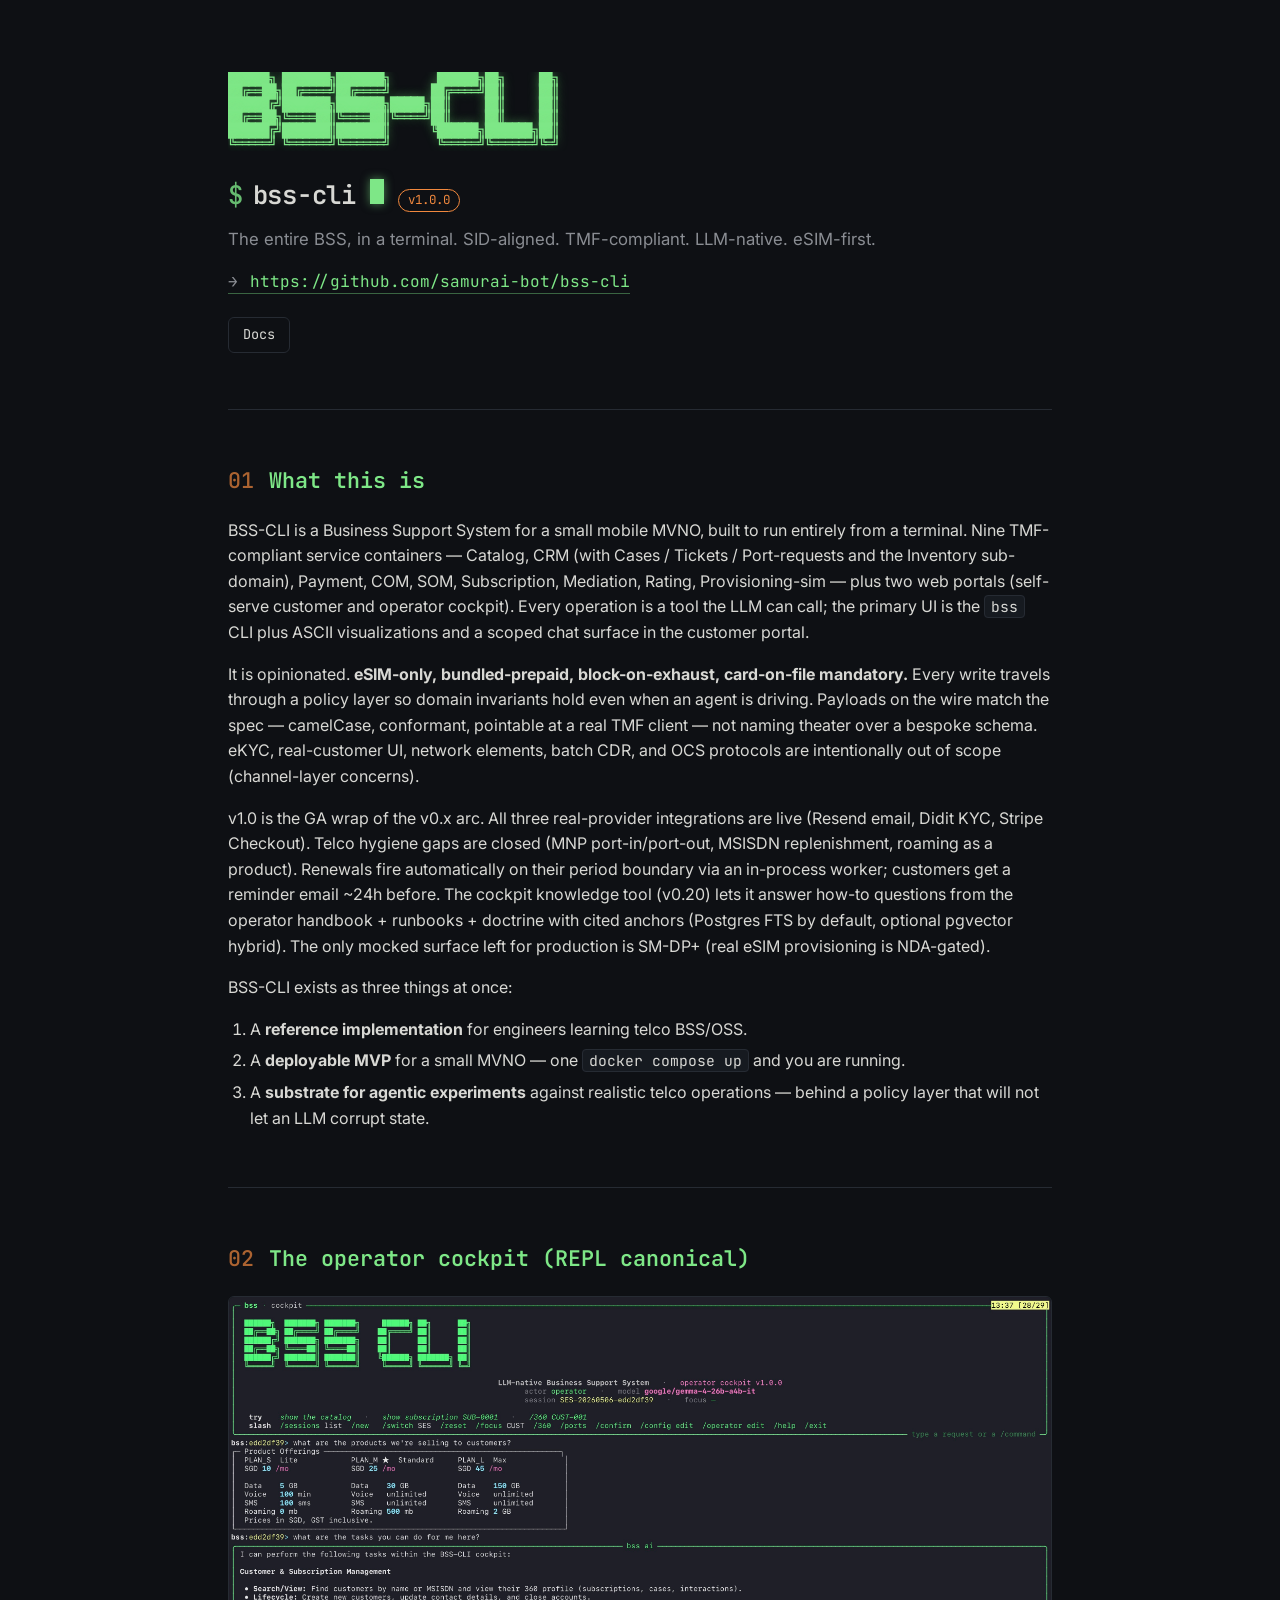
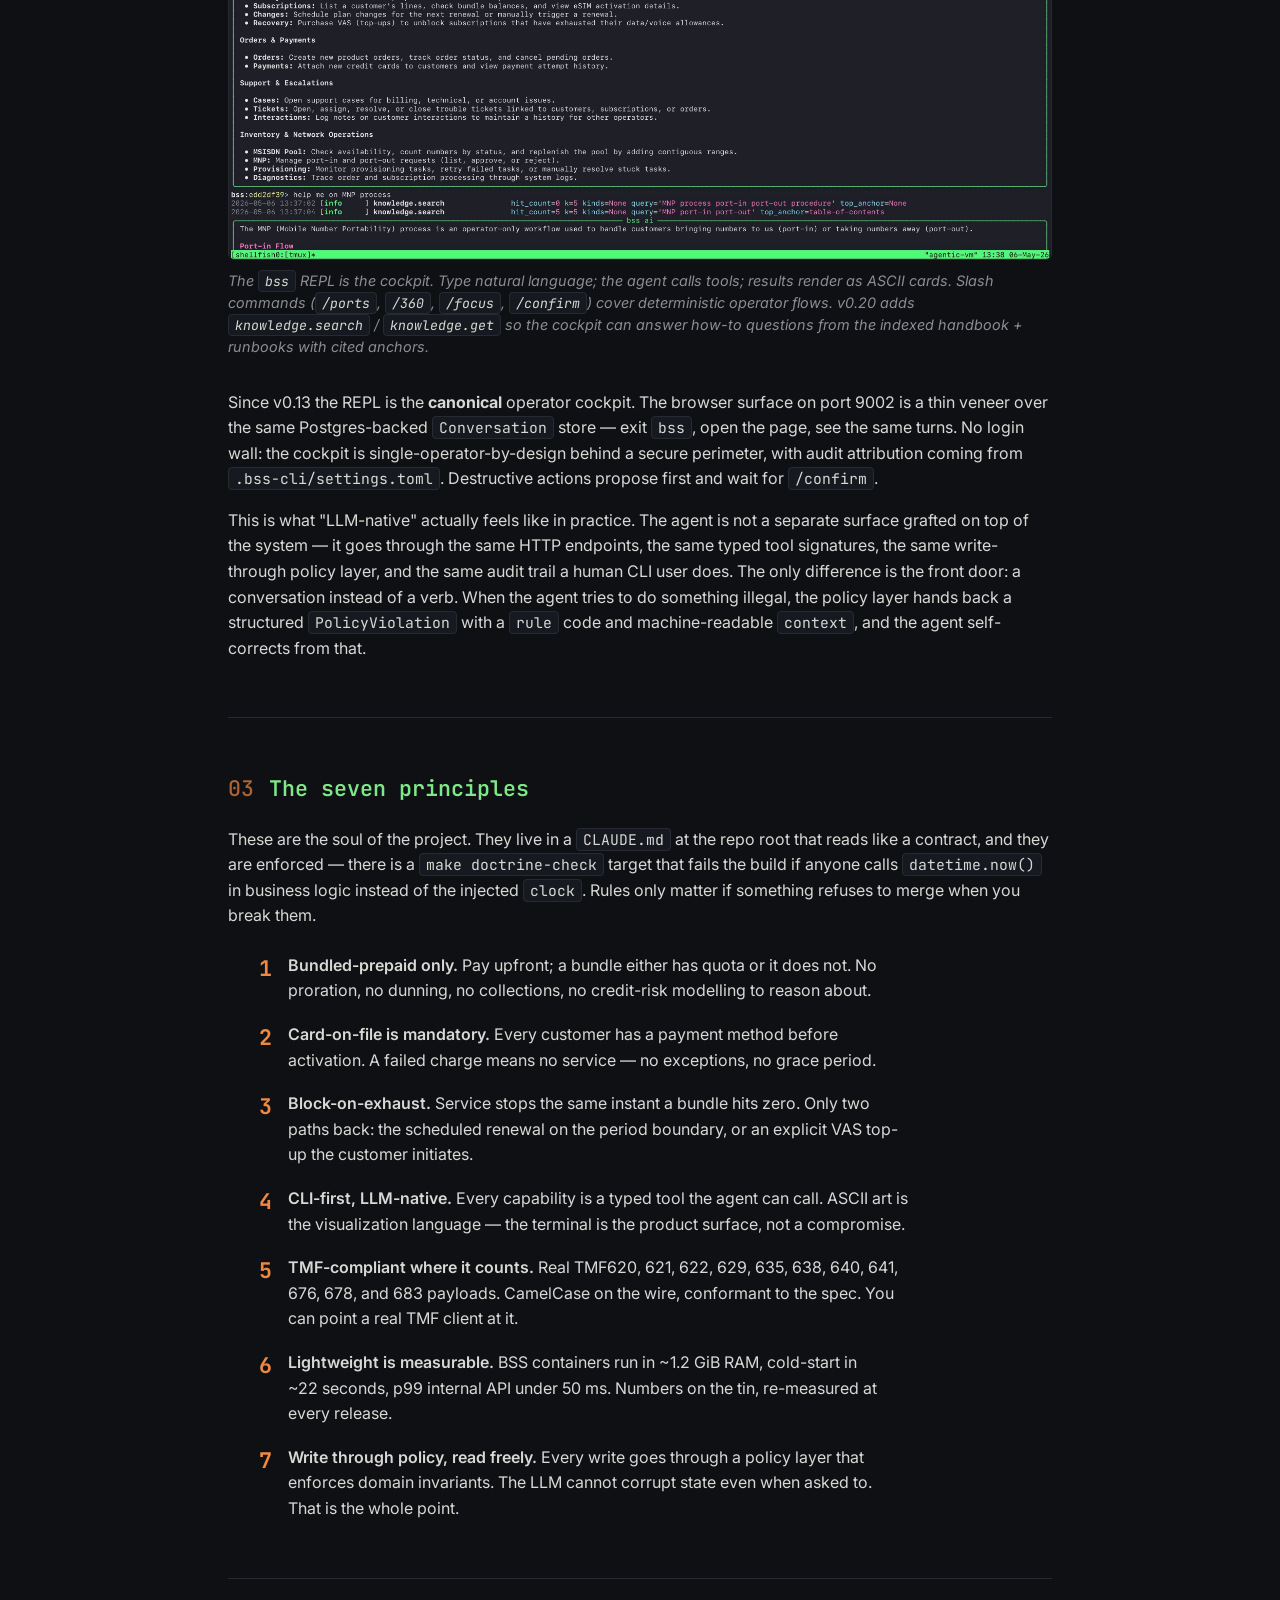
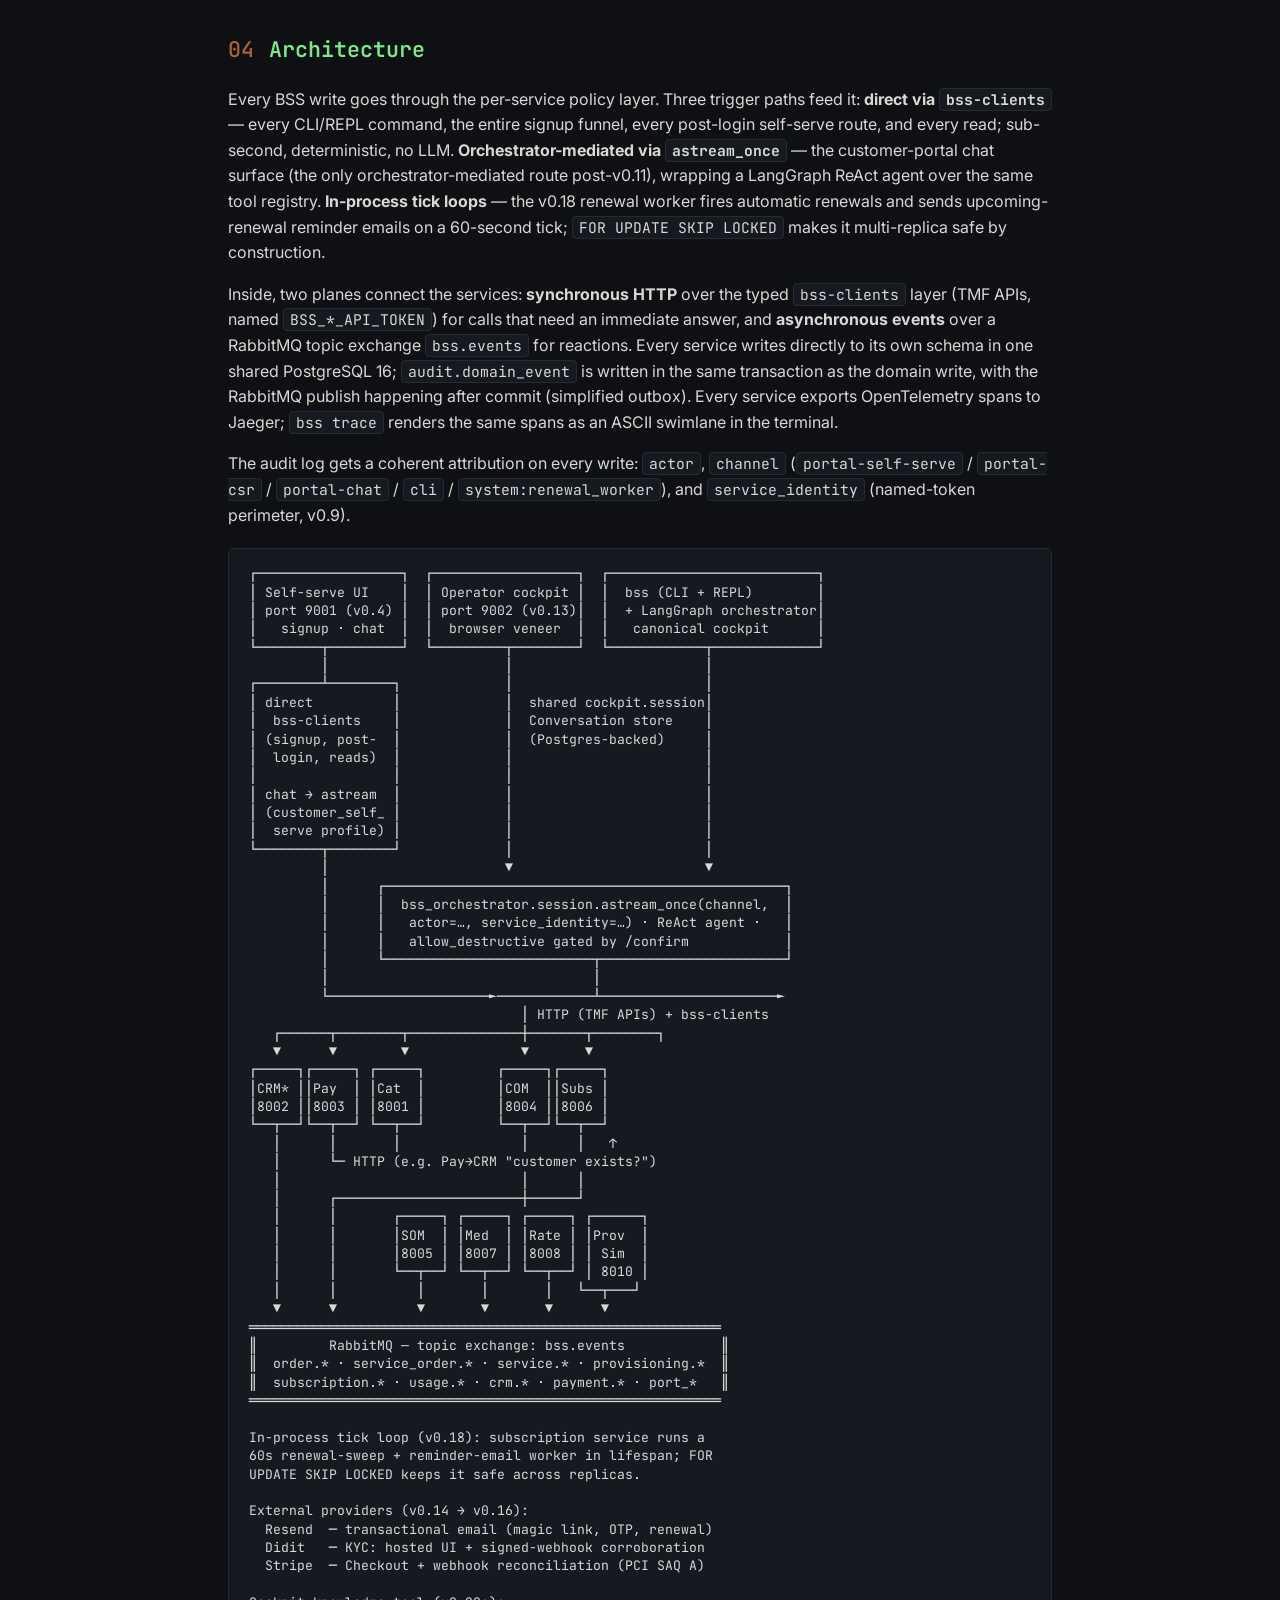
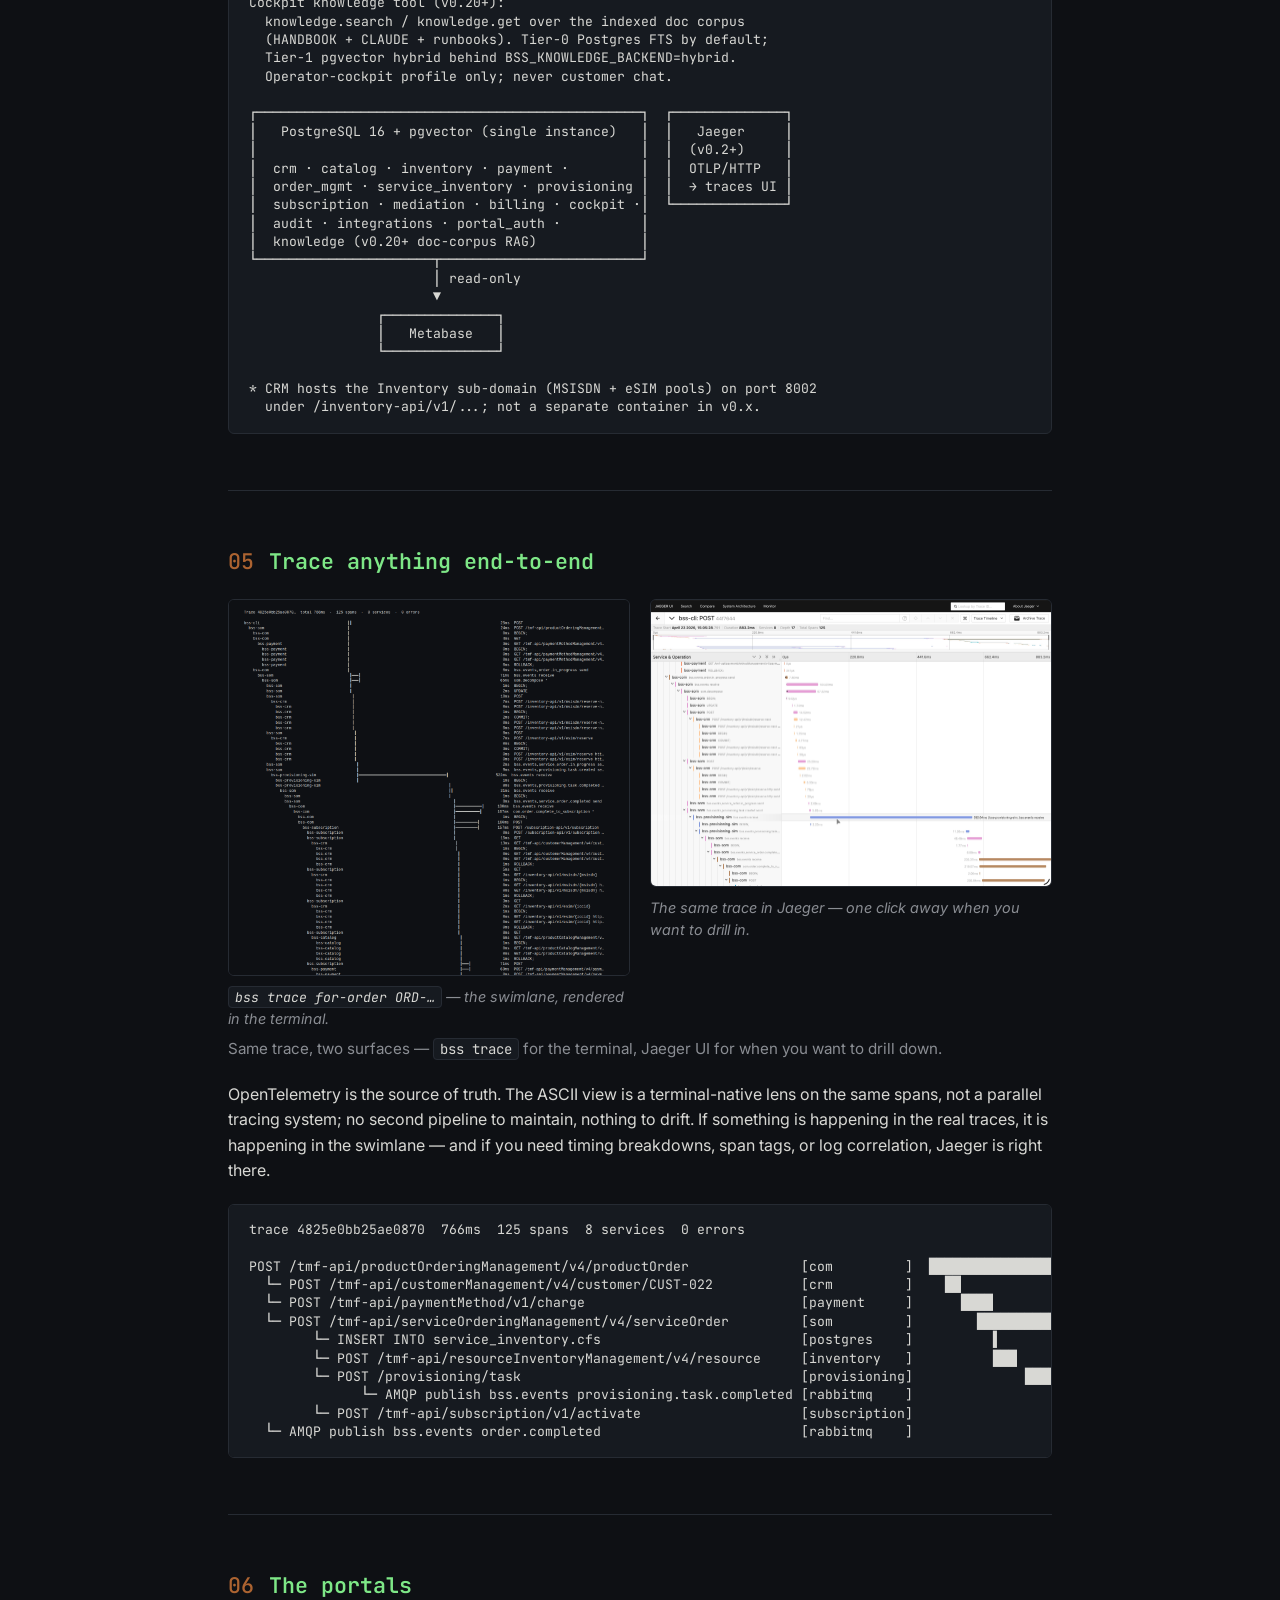
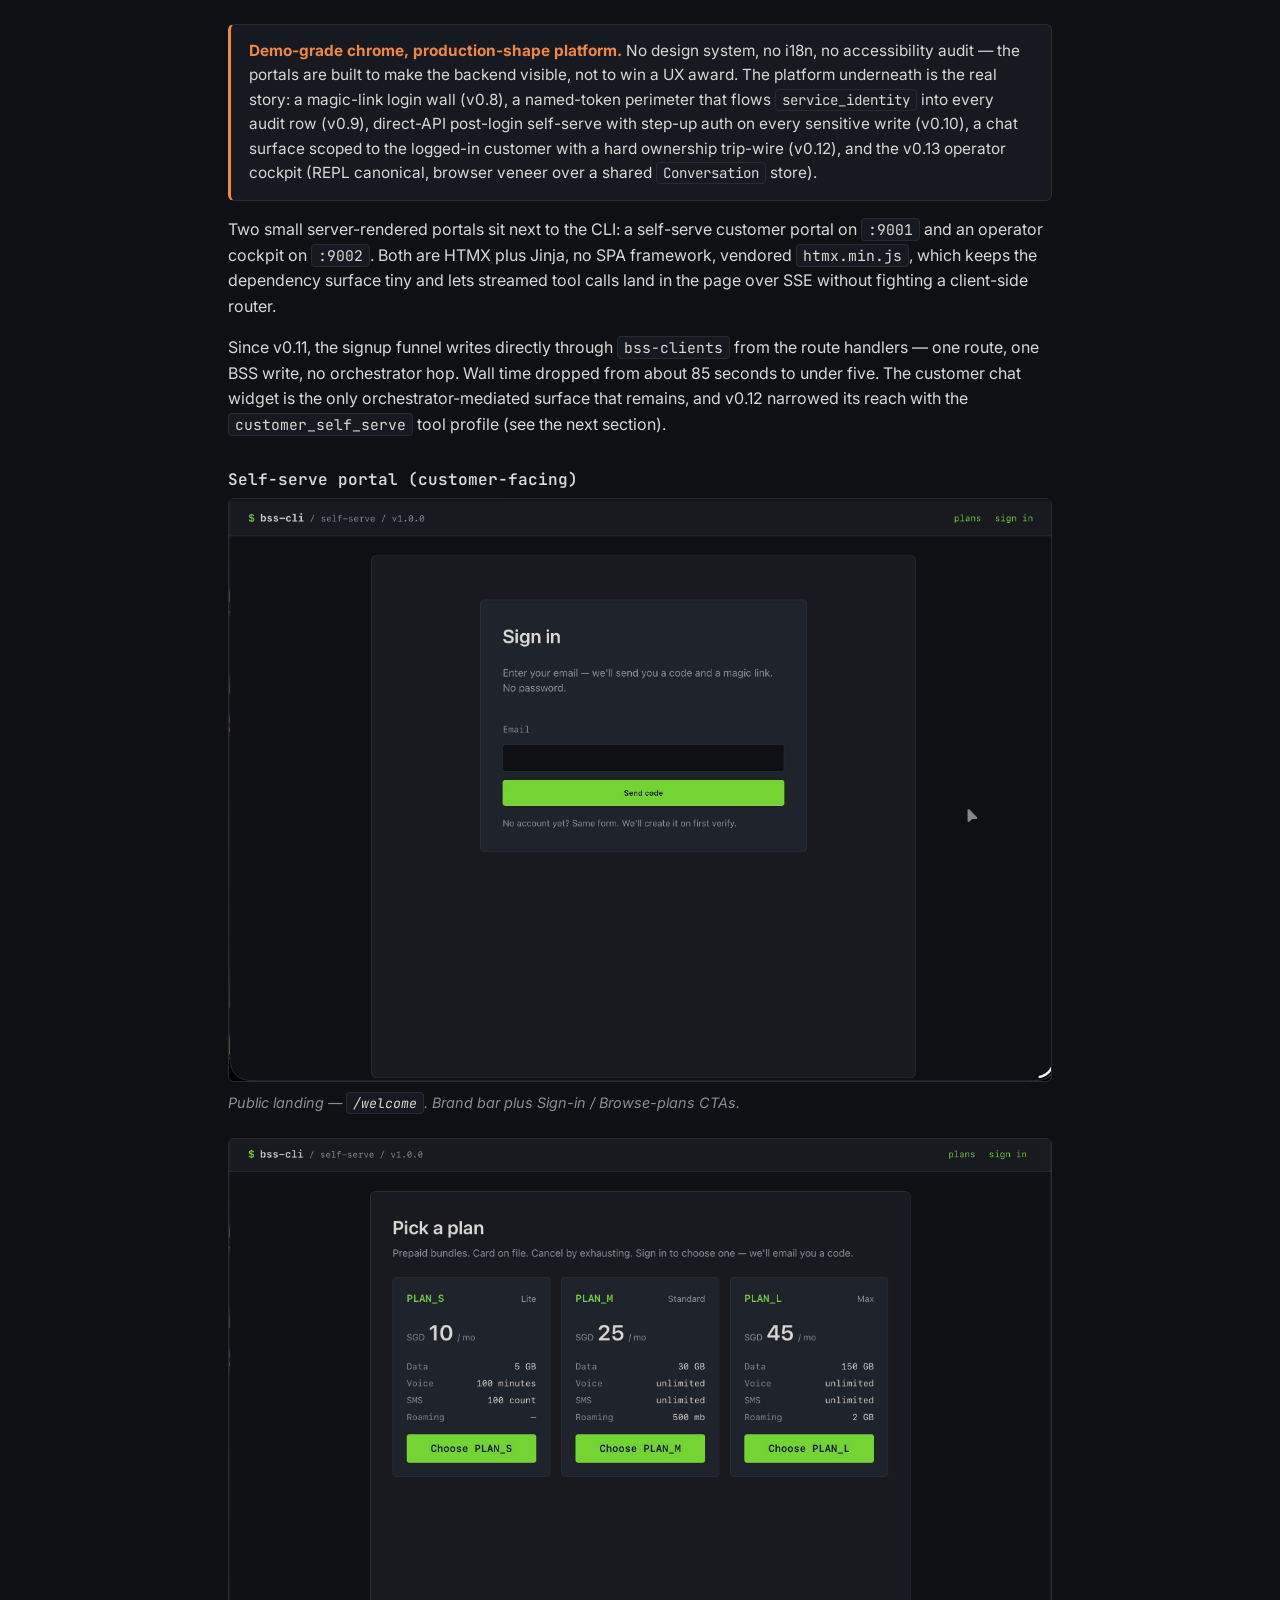
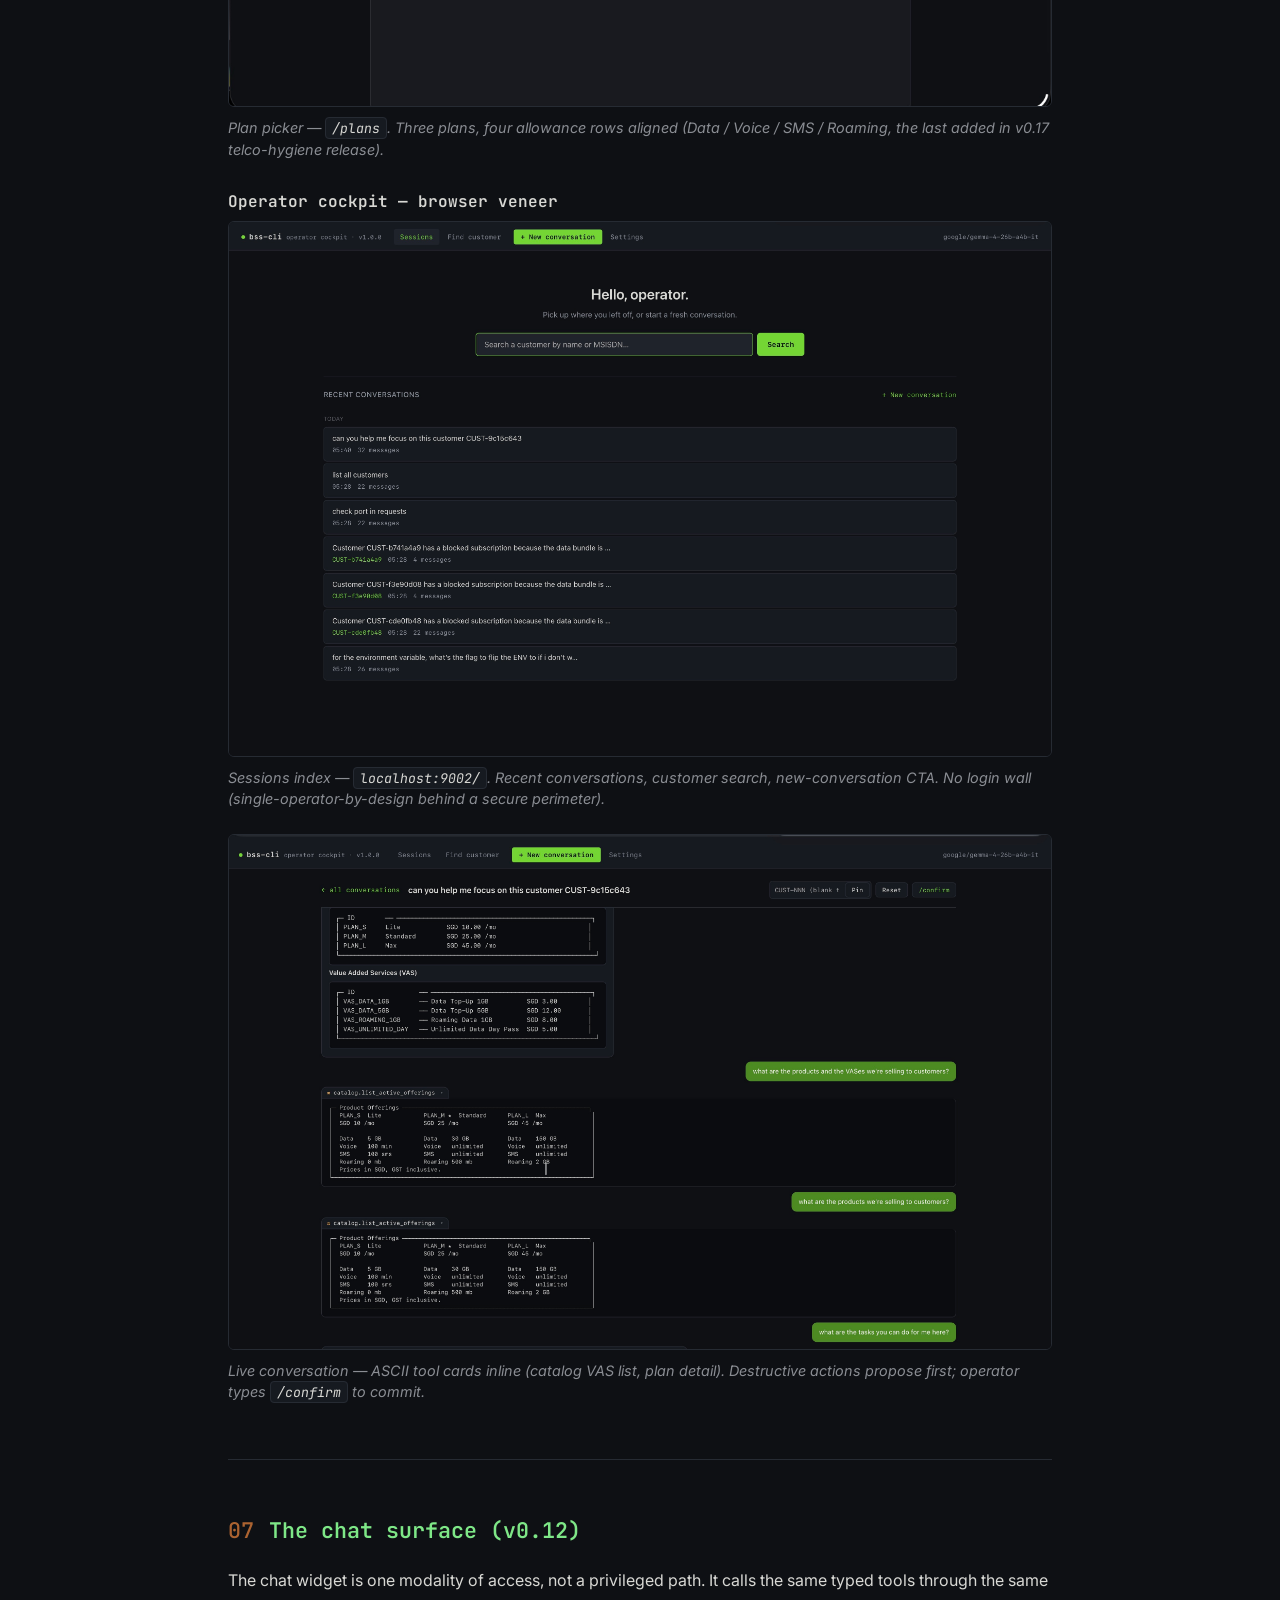
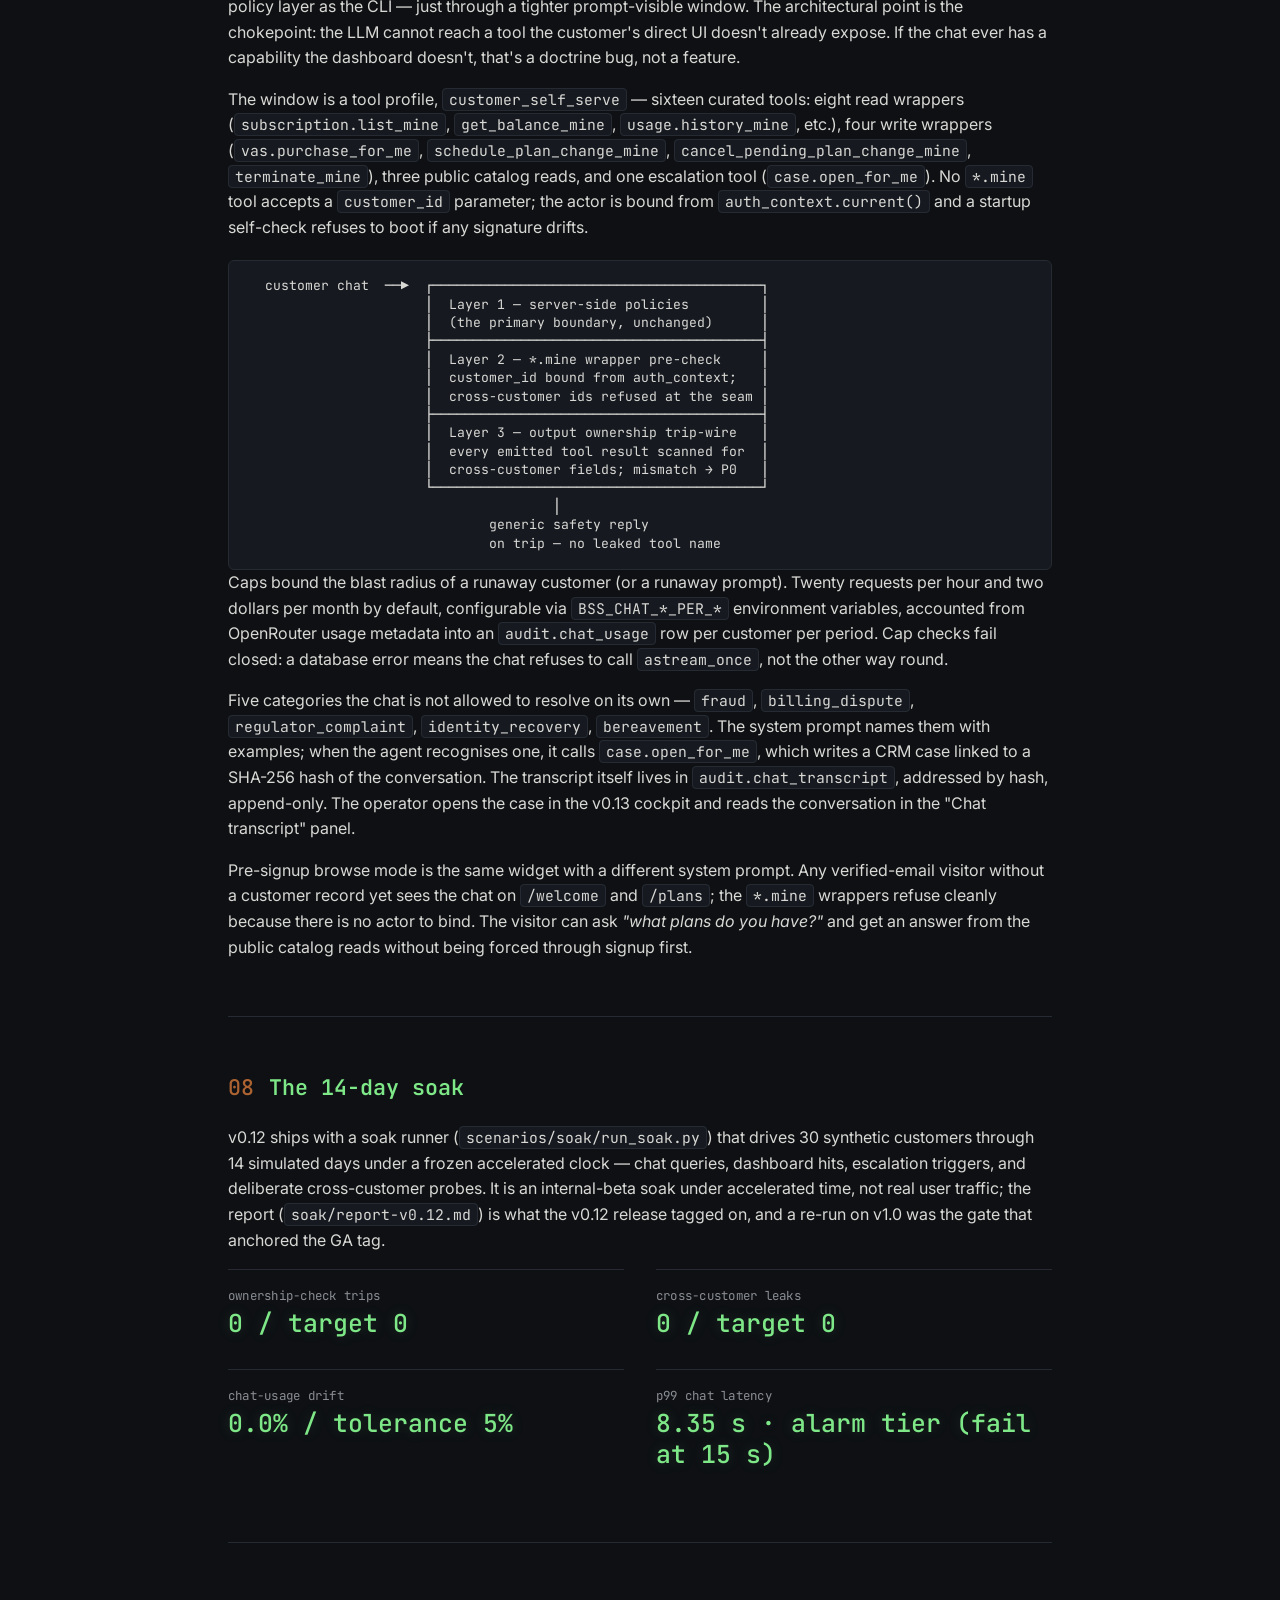
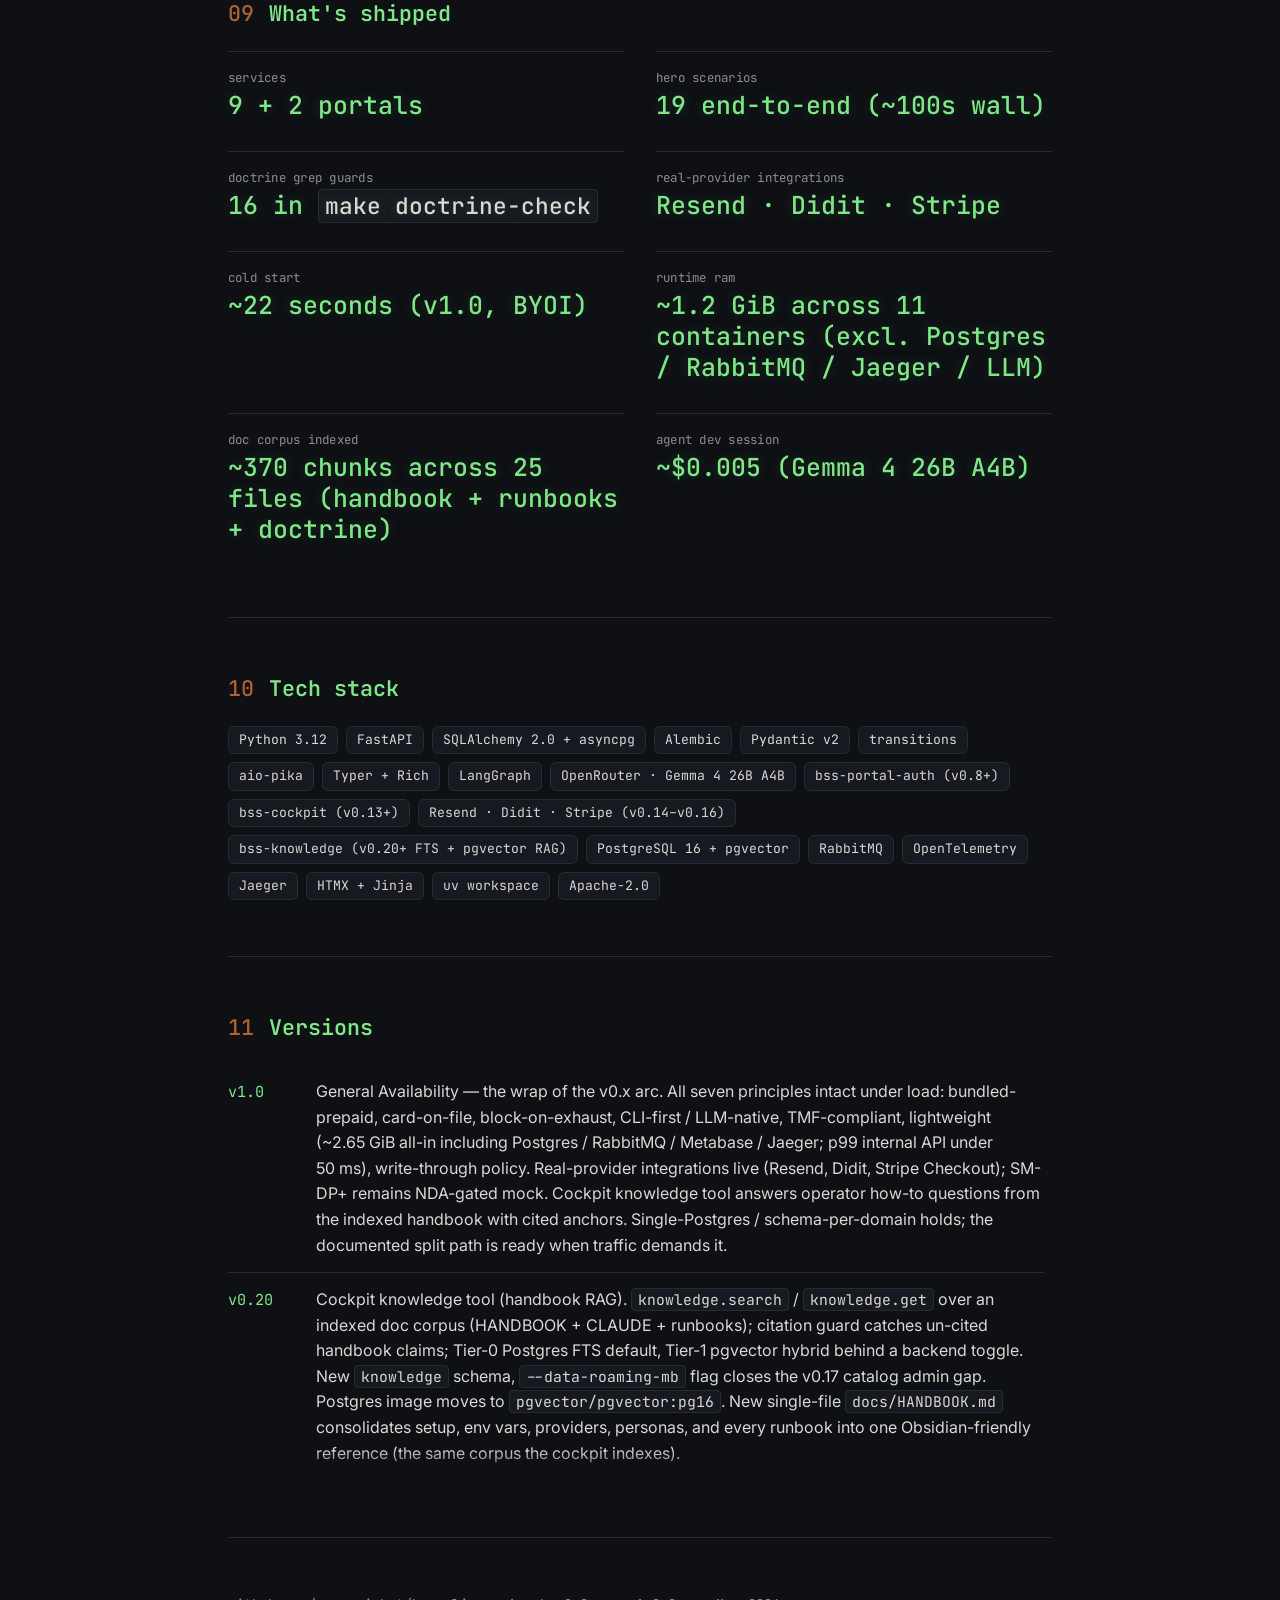
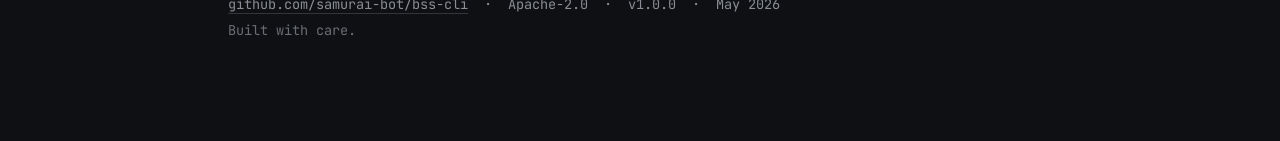
<file: index.html>
<!doctype html>
<html lang="en">
<head>
  <meta charset="utf-8" />
  <meta name="viewport" content="width=device-width, initial-scale=1" />
  <title>BSS-CLI — TMF-compliant, LLM-native, eSIM-first BSS</title>
  <meta name="description" content="BSS-CLI is a complete, lightweight, TMF-compliant Business Support System for a small mobile MVNO. CLI-first, LLM-native, eSIM-only, Apache-2.0." />

  <meta property="og:type" content="article" />
  <meta property="og:title" content="BSS-CLI — TMF-compliant, LLM-native, eSIM-first BSS for a small MVNO" />
  <meta property="og:description" content="Nine services, two portals, real Resend + Didit + Stripe integrations, automatic renewals, in-process tick worker. Deterministic where speed matters, LLM where judgment does." />
  <meta property="og:url" content="https://bss-cli.com/" />
  <meta property="og:image" content="https://bss-cli.com/og-preview.png" />
  <meta property="og:image:width" content="1200" />
  <meta property="og:image:height" content="630" />
  <meta name="twitter:card" content="summary_large_image" />

  <link rel="preconnect" href="https://fonts.googleapis.com" />
  <link rel="preconnect" href="https://fonts.gstatic.com" crossorigin />
  <link rel="stylesheet" href="https://fonts.googleapis.com/css2?family=Inter:wght@400;500;600&family=JetBrains+Mono:wght@400;500;700&display=swap" />

  <link rel="icon" type="image/svg+xml" href="/favicon.svg">
  <link rel="icon" type="image/png" sizes="32x32" href="/favicon-32x32.png">
  <link rel="icon" type="image/png" sizes="16x16" href="/favicon-16x16.png">
  <link rel="apple-touch-icon" sizes="180x180" href="/apple-touch-icon.png">
  <link rel="stylesheet" href="style.css" />
</head>
<body>
  <main class="page">

    <!-- ─────────────────────────────────────────────── Header ─── -->
    <header class="site-header">
<pre class="banner" aria-hidden="true">
██████╗ ███████╗███████╗       ██████╗██╗     ██╗
██╔══██╗██╔════╝██╔════╝      ██╔════╝██║     ██║
██████╔╝███████╗███████╗█████╗██║     ██║     ██║
██╔══██╗╚════██║╚════██║╚════╝██║     ██║     ██║
██████╔╝███████║███████║      ╚██████╗███████╗██║
╚═════╝ ╚══════╝╚══════╝       ╚═════╝╚══════╝╚═╝</pre>
      <div class="title-row">
        <h1 class="project-name">
          <span class="prompt-sigil" aria-hidden="true">$</span>
          bss-cli<span class="cursor" aria-hidden="true"></span>
        </h1>
        <span class="version-pill" aria-label="current version">v1.0.0</span>
      </div>
      <p class="tagline">The entire BSS, in a terminal. SID-aligned. TMF-compliant. LLM-native. eSIM-first.</p>
      <p class="repo-url">
        <a href="https://github.com/samurai-bot/bss-cli">https://github.com/samurai-bot/bss-cli</a>
      </p>
      <nav class="header-nav" aria-label="primary">
        <a class="ghost-button" href="https://github.com/samurai-bot/bss-cli/tree/main/docs">Docs</a>
      </nav>
    </header>

    <hr class="rule" />

    <!-- ───────────────────────────────────────── What this is ─── -->
    <section aria-labelledby="what-heading">
      <h2 id="what-heading">What this is</h2>
      <p>
        BSS-CLI is a Business Support System for a small mobile MVNO, built to run entirely from a terminal.
        Nine TMF-compliant service containers &mdash; Catalog, CRM (with Cases / Tickets / Port-requests
        and the Inventory sub-domain), Payment, COM, SOM, Subscription, Mediation, Rating,
        Provisioning-sim &mdash; plus two web portals (self-serve customer and operator cockpit). Every operation is a tool the LLM can call; the primary
        UI is the <code>bss</code> CLI plus ASCII visualizations and a scoped chat surface in the customer
        portal.
      </p>
      <p>
        It is opinionated. <strong>eSIM-only, bundled-prepaid, block-on-exhaust, card-on-file mandatory.</strong>
        Every write travels through a policy layer so domain invariants hold even when an agent is driving.
        Payloads on the wire match the spec &mdash; camelCase, conformant, pointable at a real TMF client
        &mdash; not naming theater over a bespoke schema. eKYC, real-customer UI, network elements, batch
        CDR, and OCS protocols are intentionally out of scope (channel-layer concerns).
      </p>
      <p>
        v1.0 is the GA wrap of the v0.x arc. All three real-provider integrations are live (Resend email,
        Didit KYC, Stripe Checkout). Telco hygiene gaps are closed (MNP port-in/port-out, MSISDN replenishment,
        roaming as a product). Renewals fire automatically on their period boundary via an in-process worker;
        customers get a reminder email ~24h before. The cockpit knowledge tool (v0.20) lets it answer how-to
        questions from the operator handbook + runbooks + doctrine with cited anchors (Postgres FTS by
        default, optional pgvector hybrid). The only mocked surface left for production is SM-DP+
        (real eSIM provisioning is NDA-gated).
      </p>

      <p>BSS-CLI exists as three things at once:</p>
      <ol class="plain-list">
        <li>A <strong>reference implementation</strong> for engineers learning telco BSS/OSS.</li>
        <li>A <strong>deployable MVP</strong> for a small MVNO &mdash; one <code>docker compose up</code> and you are running.</li>
        <li>A <strong>substrate for agentic experiments</strong> against realistic telco operations &mdash; behind a policy layer that will not let an LLM corrupt state.</li>
      </ol>

    </section>

    <hr class="rule" />

    <!-- ─────────────────────────────────────── Interactive REPL ─── -->
    <section aria-labelledby="repl-heading">
      <h2 id="repl-heading">The operator cockpit (REPL canonical)</h2>

      <figure class="feature-figure">
        <img src="assets/bss_repl_v1.jpg" alt="The BSS-CLI REPL: a conversational prompt driving typed tools, with results rendered as boxed ASCII cards inline. Plan listing, VAS catalogue, and a PLAN_L detail card all visible above the prompt." />
        <figcaption>
          The <code>bss</code> REPL is the cockpit. Type natural language; the agent calls tools; results render as ASCII cards. Slash commands (<code>/ports</code>, <code>/360</code>, <code>/focus</code>, <code>/confirm</code>) cover deterministic operator flows. v0.20 adds <code>knowledge.search</code> / <code>knowledge.get</code> so the cockpit can answer how-to questions from the indexed handbook + runbooks with cited anchors.
        </figcaption>
      </figure>

      <p>
        Since v0.13 the REPL is the <strong>canonical</strong> operator cockpit. The browser surface on
        port 9002 is a thin veneer over the same Postgres-backed <code>Conversation</code> store &mdash;
        exit <code>bss</code>, open the page, see the same turns. No login wall: the cockpit is
        single-operator-by-design behind a secure perimeter, with audit attribution coming from
        <code>.bss-cli/settings.toml</code>. Destructive actions propose first and wait for
        <code>/confirm</code>.
      </p>
      <p>
        This is what "LLM-native" actually feels like in practice. The agent is not a separate surface grafted
        on top of the system &mdash; it goes through the same HTTP endpoints, the same typed tool signatures, the
        same write-through policy layer, and the same audit trail a human CLI user does. The only difference is
        the front door: a conversation instead of a verb. When the agent tries to do something illegal, the
        policy layer hands back a structured <code>PolicyViolation</code> with a <code>rule</code> code and
        machine-readable <code>context</code>, and the agent self-corrects from that.
      </p>
    </section>

    <hr class="rule" />

    <!-- ──────────────────────────────────── Seven principles ─── -->
    <section aria-labelledby="principles-heading">
      <h2 id="principles-heading">The seven principles</h2>
      <p>
        These are the soul of the project. They live in a <code>CLAUDE.md</code> at the repo root that reads
        like a contract, and they are enforced &mdash; there is a <code>make doctrine-check</code> target that
        fails the build if anyone calls <code>datetime.now()</code> in business logic instead of the injected
        <code>clock</code>. Rules only matter if something refuses to merge when you break them.
      </p>

      <ol class="principles">
        <li>
          <span class="principle-num">1</span>
          <div>
            <strong>Bundled-prepaid only.</strong>
            Pay upfront; a bundle either has quota or it does not. No proration, no dunning, no collections,
            no credit-risk modelling to reason about.
          </div>
        </li>
        <li>
          <span class="principle-num">2</span>
          <div>
            <strong>Card-on-file is mandatory.</strong>
            Every customer has a payment method before activation. A failed charge means no service &mdash;
            no exceptions, no grace period.
          </div>
        </li>
        <li>
          <span class="principle-num">3</span>
          <div>
            <strong>Block-on-exhaust.</strong>
            Service stops the same instant a bundle hits zero. Only two paths back: the scheduled renewal on
            the period boundary, or an explicit VAS top-up the customer initiates.
          </div>
        </li>
        <li>
          <span class="principle-num">4</span>
          <div>
            <strong>CLI-first, LLM-native.</strong>
            Every capability is a typed tool the agent can call. ASCII art is the visualization language
            &mdash; the terminal is the product surface, not a compromise.
          </div>
        </li>
        <li>
          <span class="principle-num">5</span>
          <div>
            <strong>TMF-compliant where it counts.</strong>
            Real TMF620, 621, 622, 629, 635, 638, 640, 641, 676, 678, and 683 payloads. CamelCase on the wire,
            conformant to the spec. You can point a real TMF client at it.
          </div>
        </li>
        <li>
          <span class="principle-num">6</span>
          <div>
            <strong>Lightweight is measurable.</strong>
            BSS containers run in ~1.2&nbsp;GiB RAM, cold-start in ~22&nbsp;seconds, p99 internal API under 50&nbsp;ms. Numbers
            on the tin, re-measured at every release.
          </div>
        </li>
        <li>
          <span class="principle-num">7</span>
          <div>
            <strong>Write through policy, read freely.</strong>
            Every write goes through a policy layer that enforces domain invariants. The LLM cannot corrupt
            state even when asked to. That is the whole point.
          </div>
        </li>
      </ol>
    </section>

    <hr class="rule" />

    <!-- ────────────────────────────────────────── Architecture ─── -->
    <section aria-labelledby="arch-heading">
      <h2 id="arch-heading">Architecture</h2>
      <p>
        Every BSS write goes through the per-service policy layer. Three trigger paths feed it:
        <strong>direct via <code>bss-clients</code></strong> &mdash; every CLI/REPL command, the
        entire signup funnel, every post-login self-serve route, and every read; sub-second,
        deterministic, no LLM. <strong>Orchestrator-mediated via <code>astream_once</code></strong>
        &mdash; the customer-portal chat surface (the only orchestrator-mediated route post-v0.11),
        wrapping a LangGraph ReAct agent over the same tool registry. <strong>In-process tick loops</strong>
        &mdash; the v0.18 renewal worker fires automatic renewals and sends upcoming-renewal reminder
        emails on a 60-second tick; <code>FOR UPDATE SKIP LOCKED</code> makes it multi-replica safe by
        construction.
      </p>
      <p>
        Inside, two planes connect the services: <strong>synchronous HTTP</strong> over the typed
        <code>bss-clients</code> layer (TMF APIs, named <code>BSS_*_API_TOKEN</code>) for calls that
        need an immediate answer, and <strong>asynchronous events</strong> over a RabbitMQ topic
        exchange <code>bss.events</code> for reactions. Every service writes directly to its own
        schema in one shared PostgreSQL&nbsp;16; <code>audit.domain_event</code> is written in the
        same transaction as the domain write, with the RabbitMQ publish happening after commit
        (simplified outbox). Every service exports OpenTelemetry spans to Jaeger;
        <code>bss trace</code> renders the same spans as an ASCII swimlane in the terminal.
      </p>
      <p>
        The audit log gets a coherent attribution on every write: <code>actor</code>,
        <code>channel</code> (<code>portal-self-serve</code> / <code>portal-csr</code> /
        <code>portal-chat</code> / <code>cli</code> / <code>system:renewal_worker</code>), and
        <code>service_identity</code> (named-token perimeter, v0.9).
      </p>

<pre class="ascii-block" aria-label="BSS-CLI high-level architecture diagram (v0.20)">
┌──────────────────┐  ┌──────────────────┐  ┌──────────────────────────┐
│ Self-serve UI    │  │ Operator cockpit │  │  bss (CLI + REPL)        │
│ port 9001 (v0.4) │  │ port 9002 (v0.13)│  │  + LangGraph orchestrator│
│   signup · chat  │  │  browser veneer  │  │   canonical cockpit      │
└────────┬─────────┘  └─────────┬────────┘  └────────────┬─────────────┘
         │                      │                        │
┌────────┴────────┐             │                        │
│ direct          │             │  shared cockpit.session│
│  bss-clients    │             │  Conversation store    │
│ (signup, post-  │             │  (Postgres-backed)     │
│  login, reads)  │             │                        │
│                 │             │                        │
│ chat → astream  │             │                        │
│ (customer_self_ │             │                        │
│  serve profile) │             │                        │
└────────┬────────┘             │                        │
         │                      ▼                        ▼
         │      ┌──────────────────────────────────────────────────┐
         │      │  bss_orchestrator.session.astream_once(channel,  │
         │      │   actor=…, service_identity=…) · ReAct agent ·   │
         │      │   allow_destructive gated by /confirm            │
         │      └──────────────────────────┬───────────────────────┘
         │                                 │
         └────────────────────►────────────┴──────────────────────►
                                  │ HTTP (TMF APIs) + bss-clients
   ┌──────┬────────┬──────────────┼───────┬────────┐
   ▼      ▼        ▼              ▼       ▼
┌─────┐┌─────┐ ┌─────┐         ┌─────┐┌─────┐
│CRM* ││Pay  │ │Cat  │         │COM  ││Subs │
│8002 ││8003 │ │8001 │         │8004 ││8006 │
└──┬──┘└──┬──┘ └──┬──┘         └──┬──┘└──┬──┘
   │      │       │               │      │   ↑
   │      └─ HTTP (e.g. Pay→CRM "customer exists?")
   │                              │      │
   │      ┌───────────────────────┼──────┘
   │      │       ┌─────┐ ┌─────┐ ┌─────┐ ┌──────┐
   │      │       │SOM  │ │Med  │ │Rate │ │Prov  │
   │      │       │8005 │ │8007 │ │8008 │ │ Sim  │
   │      │       └──┬──┘ └──┬──┘ └──┬──┘ │ 8010 │
   │      │          │       │       │   └──┬───┘
   ▼      ▼          ▼       ▼       ▼      ▼
═══════════════════════════════════════════════════════════
║         RabbitMQ — topic exchange: bss.events            ║
║  order.* · service_order.* · service.* · provisioning.*  ║
║  subscription.* · usage.* · crm.* · payment.* · port_*   ║
═══════════════════════════════════════════════════════════

In-process tick loop (v0.18): subscription service runs a
60s renewal-sweep + reminder-email worker in lifespan; FOR
UPDATE SKIP LOCKED keeps it safe across replicas.

External providers (v0.14 → v0.16):
  Resend  ─ transactional email (magic link, OTP, renewal)
  Didit   ─ KYC: hosted UI + signed-webhook corroboration
  Stripe  ─ Checkout + webhook reconciliation (PCI SAQ A)

Cockpit knowledge tool (v0.20+):
  knowledge.search / knowledge.get over the indexed doc corpus
  (HANDBOOK + CLAUDE + runbooks). Tier-0 Postgres FTS by default;
  Tier-1 pgvector hybrid behind BSS_KNOWLEDGE_BACKEND=hybrid.
  Operator-cockpit profile only; never customer chat.

┌────────────────────────────────────────────────┐  ┌──────────────┐
│   PostgreSQL 16 + pgvector (single instance)   │  │   Jaeger     │
│                                                │  │  (v0.2+)     │
│  crm · catalog · inventory · payment ·         │  │  OTLP/HTTP   │
│  order_mgmt · service_inventory · provisioning │  │  → traces UI │
│  subscription · mediation · billing · cockpit ·│  └──────────────┘
│  audit · integrations · portal_auth ·          │
│  knowledge (v0.20+ doc-corpus RAG)             │
└──────────────────────┬─────────────────────────┘
                       │ read-only
                       ▼
                ┌──────────────┐
                │   Metabase   │
                └──────────────┘

* CRM hosts the Inventory sub-domain (MSISDN + eSIM pools) on port 8002
  under /inventory-api/v1/...; not a separate container in v0.x.
</pre>
    </section>

    <hr class="rule" />

    <!-- ────────────────────────────── Trace end-to-end ─── -->
    <section aria-labelledby="trace-heading">
      <h2 id="trace-heading">Trace anything end-to-end</h2>

      <div class="pair">
        <figure class="feature-figure">
          <img src="assets/bss_trace_swimlane_v0_2.png" alt="The bss trace CLI command rendering a product-order trace as an ASCII swimlane in a dark terminal: one top-level POST spanning 766ms with child spans across eight services." />
          <figcaption><code>bss trace for-order ORD-…</code> — the swimlane, rendered in the terminal.</figcaption>
        </figure>
        <figure class="feature-figure">
          <img src="assets/jaegar_ui.jpg" alt="The same distributed trace open in the Jaeger UI, showing the span tree, service colours, and timing bars." />
          <figcaption>The same trace in Jaeger &mdash; one click away when you want to drill in.</figcaption>
        </figure>
      </div>

      <p class="pair-caption">
        Same trace, two surfaces &mdash; <code>bss trace</code> for the terminal, Jaeger UI for when you want to
        drill down.
      </p>

      <p>
        OpenTelemetry is the source of truth. The ASCII view is a terminal-native lens on the same spans, not a
        parallel tracing system; no second pipeline to maintain, nothing to drift. If something is happening in
        the real traces, it is happening in the swimlane &mdash; and if you need timing breakdowns, span tags, or
        log correlation, Jaeger is right there.
      </p>

<pre class="ascii-block" aria-label="Example output of the bss trace command">
trace 4825e0bb25ae0870  766ms  125 spans  8 services  0 errors

POST /tmf-api/productOrderingManagement/v4/productOrder              [com         ]  ████████████████████████  766ms
  └─ POST /tmf-api/customerManagement/v4/customer/CUST-022           [crm         ]    ██                        18ms
  └─ POST /tmf-api/paymentMethod/v1/charge                           [payment     ]      ████                    34ms
  └─ POST /tmf-api/serviceOrderingManagement/v4/serviceOrder         [som         ]        ████████████████      512ms
        └─ INSERT INTO service_inventory.cfs                         [postgres    ]          ▌                    2ms
        └─ POST /tmf-api/resourceInventoryManagement/v4/resource     [inventory   ]          ███                  31ms
        └─ POST /provisioning/task                                   [provisioning]              ████████████     381ms
              └─ AMQP publish bss.events provisioning.task.completed [rabbitmq    ]                          ▌    3ms
        └─ POST /tmf-api/subscription/v1/activate                    [subscription]                          ███  47ms
  └─ AMQP publish bss.events order.completed                         [rabbitmq    ]                            ▌  3ms
</pre>
    </section>

    <hr class="rule" />

    <!-- ─────────────────────────────────────── The portals ─── -->
    <section aria-labelledby="portals-heading">
      <h2 id="portals-heading">The portals</h2>
      <p class="callout">
        <strong>Demo-grade chrome, production-shape platform.</strong> No design system, no i18n, no
        accessibility audit &mdash; the portals are built to make the backend visible, not to win a UX
        award. The platform underneath is the real story: a magic-link login wall (v0.8), a named-token
        perimeter that flows <code>service_identity</code> into every audit row (v0.9), direct-API
        post-login self-serve with step-up auth on every sensitive write (v0.10), a chat surface
        scoped to the logged-in customer with a hard ownership trip-wire (v0.12), and the v0.13
        operator cockpit (REPL canonical, browser veneer over a shared <code>Conversation</code>
        store).
      </p>
      <p>
        Two small server-rendered portals sit next to the CLI: a self-serve customer portal on
        <code>:9001</code> and an operator cockpit on <code>:9002</code>. Both are HTMX plus Jinja,
        no SPA framework, vendored <code>htmx.min.js</code>, which keeps the dependency surface tiny
        and lets streamed tool calls land in the page over SSE without fighting a client-side router.
      </p>
      <p>
        Since v0.11, the signup funnel writes directly through <code>bss-clients</code> from the route
        handlers &mdash; one route, one BSS write, no orchestrator hop. Wall time dropped from about 85
        seconds to under five. The customer chat widget is the only orchestrator-mediated surface that
        remains, and v0.12 narrowed its reach with the <code>customer_self_serve</code> tool profile
        (see the next section).
      </p>

      <h3>Self-serve portal (customer-facing)</h3>

      <figure class="portal-figure">
        <img src="assets/portal_self_serve_welcome_v1.jpg" alt="Self-serve public landing page at /welcome: brand bar with bss-cli wordmark, tagline, and Sign in / Browse plans CTAs on a dark background." />
        <figcaption>Public landing &mdash; <code>/welcome</code>. Brand bar plus Sign-in / Browse-plans CTAs.</figcaption>
      </figure>

      <figure class="portal-figure">
        <img src="assets/portal_self_serve_plans_v1.jpg" alt="Self-serve plan picker at /plans: three cards (PLAN_S, PLAN_M, PLAN_L) showing Data, Voice, SMS, and Roaming allowance rows. PLAN_S has no roaming (em dash); PLAN_M ships 500 MB roaming; PLAN_L ships 2 GB." />
        <figcaption>Plan picker &mdash; <code>/plans</code>. Three plans, four allowance rows aligned (Data / Voice / SMS / Roaming, the last added in v0.17 telco-hygiene release).</figcaption>
      </figure>

      <h3>Operator cockpit &mdash; browser veneer</h3>

      <figure class="portal-figure">
        <img src="assets/portal_csr_cockpit_sessions_v1.jpg" alt="Cockpit sessions index at port 9002: greeting 'Hello, operator', a list of recent conversations, customer search, and a +New conversation button." />
        <figcaption>Sessions index &mdash; <code>localhost:9002/</code>. Recent conversations, customer search, new-conversation CTA. No login wall (single-operator-by-design behind a secure perimeter).</figcaption>
      </figure>

      <figure class="portal-figure">
        <img src="assets/portal_csr_cockpit_session_v1.jpg" alt="Live cockpit conversation: the agent renders ASCII tool cards inline (a VAS Offerings list and a PLAN_L: Max detail card) in monospace, with the operator's prompts in green chat bubbles on the right." />
        <figcaption>Live conversation &mdash; ASCII tool cards inline (catalog VAS list, plan detail). Destructive actions propose first; operator types <code>/confirm</code> to commit.</figcaption>
      </figure>
    </section>

    <hr class="rule" />

    <!-- ─────────────────────────────────── The chat surface ─── -->
    <section aria-labelledby="chat-heading">
      <h2 id="chat-heading">The chat surface (v0.12)</h2>
      <p>
        The chat widget is one modality of access, not a privileged path. It calls the same typed tools
        through the same policy layer as the CLI &mdash; just through a tighter prompt-visible window.
        The architectural point is the chokepoint: the LLM cannot reach a tool the customer's direct UI
        doesn't already expose. If the chat ever has a capability the dashboard doesn't, that's a
        doctrine bug, not a feature.
      </p>
      <p>
        The window is a tool profile, <code>customer_self_serve</code> &mdash; sixteen curated tools:
        eight read wrappers (<code>subscription.list_mine</code>, <code>get_balance_mine</code>,
        <code>usage.history_mine</code>, etc.), four write wrappers (<code>vas.purchase_for_me</code>,
        <code>schedule_plan_change_mine</code>, <code>cancel_pending_plan_change_mine</code>,
        <code>terminate_mine</code>), three public catalog reads, and one escalation tool
        (<code>case.open_for_me</code>). No <code>*.mine</code> tool accepts a <code>customer_id</code>
        parameter; the actor is bound from <code>auth_context.current()</code> and a startup self-check
        refuses to boot if any signature drifts.
      </p>

<pre class="ascii-block" aria-label="Three-layer defence around the chat surface">
  customer chat  ──▶  ┌─────────────────────────────────────────┐
                      │  Layer 1 — server-side policies         │
                      │  (the primary boundary, unchanged)      │
                      ├─────────────────────────────────────────┤
                      │  Layer 2 — *.mine wrapper pre-check     │
                      │  customer_id bound from auth_context;   │
                      │  cross-customer ids refused at the seam │
                      ├─────────────────────────────────────────┤
                      │  Layer 3 — output ownership trip-wire   │
                      │  every emitted tool result scanned for  │
                      │  cross-customer fields; mismatch → P0   │
                      └─────────────────────────────────────────┘
                                      │
                              generic safety reply
                              on trip — no leaked tool name
</pre>

      <p>
        Caps bound the blast radius of a runaway customer (or a runaway prompt). Twenty requests per
        hour and two dollars per month by default, configurable via <code>BSS_CHAT_*_PER_*</code>
        environment variables, accounted from OpenRouter usage metadata into an
        <code>audit.chat_usage</code> row per customer per period. Cap checks fail closed: a database
        error means the chat refuses to call <code>astream_once</code>, not the other way round.
      </p>

      <p>
        Five categories the chat is not allowed to resolve on its own &mdash;
        <code>fraud</code>, <code>billing_dispute</code>, <code>regulator_complaint</code>,
        <code>identity_recovery</code>, <code>bereavement</code>. The system prompt names them with
        examples; when the agent recognises one, it calls <code>case.open_for_me</code>, which writes
        a CRM case linked to a SHA-256 hash of the conversation. The transcript itself lives in
        <code>audit.chat_transcript</code>, addressed by hash, append-only. The operator opens the
        case in the v0.13 cockpit and reads the conversation in the "Chat transcript" panel.
      </p>

      <p>
        Pre-signup browse mode is the same widget with a different system prompt. Any verified-email
        visitor without a customer record yet sees the chat on <code>/welcome</code> and
        <code>/plans</code>; the <code>*.mine</code> wrappers refuse cleanly because there is no actor
        to bind. The visitor can ask <em>"what plans do you have?"</em> and get an answer from the
        public catalog reads without being forced through signup first.
      </p>
    </section>

    <hr class="rule" />

    <!-- ─────────────────────────────────── 14-day soak ─── -->
    <section aria-labelledby="soak-heading">
      <h2 id="soak-heading">The 14-day soak</h2>
      <p>
        v0.12 ships with a soak runner (<code>scenarios/soak/run_soak.py</code>) that drives 30
        synthetic customers through 14 simulated days under a frozen accelerated clock &mdash; chat
        queries, dashboard hits, escalation triggers, and deliberate cross-customer probes. It is an
        internal-beta soak under accelerated time, not real user traffic; the report
        (<code>soak/report-v0.12.md</code>) is what the v0.12 release tagged on, and a re-run on
        v1.0 was the gate that anchored the GA tag.
      </p>
      <dl class="numbers">
        <div><dt>Ownership-check trips</dt><dd>0 / target 0</dd></div>
        <div><dt>Cross-customer leaks</dt><dd>0 / target 0</dd></div>
        <div><dt>Chat-usage drift</dt><dd>0.0% / tolerance 5%</dd></div>
        <div><dt>p99 chat latency</dt><dd>8.35&nbsp;s · alarm tier (fail at 15&nbsp;s)</dd></div>
      </dl>
    </section>

    <hr class="rule" />

    <!-- ────────────────────────────── What's shipped ─── -->
    <section aria-labelledby="numbers-heading">
      <h2 id="numbers-heading">What's shipped</h2>
      <dl class="numbers">
        <div><dt>Services</dt><dd>9 + 2 portals</dd></div>
        <div><dt>Hero scenarios</dt><dd>19 end-to-end (~100s wall)</dd></div>
        <div><dt>Doctrine grep guards</dt><dd>16 in <code>make doctrine-check</code></dd></div>
        <div><dt>Real-provider integrations</dt><dd>Resend · Didit · Stripe</dd></div>
        <div><dt>Cold start</dt><dd>~22&nbsp;seconds (v1.0, BYOI)</dd></div>
        <div><dt>Runtime RAM</dt><dd>~1.2&nbsp;GiB across 11 containers (excl. Postgres / RabbitMQ / Jaeger / LLM)</dd></div>
        <div><dt>Doc corpus indexed</dt><dd>~370 chunks across 25 files (handbook + runbooks + doctrine)</dd></div>
        <div><dt>Agent dev session</dt><dd>~$0.005 (Gemma 4 26B A4B)</dd></div>
      </dl>
    </section>

    <hr class="rule" />

    <!-- ──────────────────────────────────────── Tech stack ─── -->
    <section aria-labelledby="stack-heading">
      <h2 id="stack-heading">Tech stack</h2>
      <p class="tag-list">
        <span class="tag">Python 3.12</span>
        <span class="tag">FastAPI</span>
        <span class="tag">SQLAlchemy 2.0 + asyncpg</span>
        <span class="tag">Alembic</span>
        <span class="tag">Pydantic v2</span>
        <span class="tag">transitions</span>
        <span class="tag">aio-pika</span>
        <span class="tag">Typer + Rich</span>
        <span class="tag">LangGraph</span>
        <span class="tag">OpenRouter · Gemma 4 26B A4B</span>
        <span class="tag">bss-portal-auth (v0.8+)</span>
        <span class="tag">bss-cockpit (v0.13+)</span>
        <span class="tag">Resend · Didit · Stripe (v0.14–v0.16)</span>
        <span class="tag">bss-knowledge (v0.20+ FTS + pgvector RAG)</span>
        <span class="tag">PostgreSQL 16 + pgvector</span>
        <span class="tag">RabbitMQ</span>
        <span class="tag">OpenTelemetry</span>
        <span class="tag">Jaeger</span>
        <span class="tag">HTMX + Jinja</span>
        <span class="tag">uv workspace</span>
        <span class="tag">Apache-2.0</span>
      </p>
    </section>

    <hr class="rule" />

    <!-- ───────────────────────────────────────── Versions ─── -->
    <section aria-labelledby="versions-heading">
      <h2 id="versions-heading">Versions</h2>
      <div class="timeline-window" tabindex="0" aria-label="Version history (scrollable)">
      <ol class="timeline">
        <li>
          <span class="ver">v1.0</span>
          <span>General Availability &mdash; the wrap of the v0.x arc. All seven principles intact under load: bundled-prepaid, card-on-file, block-on-exhaust, CLI-first / LLM-native, TMF-compliant, lightweight (~2.65&nbsp;GiB all-in including Postgres / RabbitMQ / Metabase / Jaeger; p99 internal API under 50&nbsp;ms), write-through policy. Real-provider integrations live (Resend, Didit, Stripe Checkout); SM-DP+ remains NDA-gated mock. Cockpit knowledge tool answers operator how-to questions from the indexed handbook with cited anchors. Single-Postgres / schema-per-domain holds; the documented split path is ready when traffic demands it.</span>
        </li>
        <li>
          <span class="ver">v0.20</span>
          <span>Cockpit knowledge tool (handbook RAG). <code>knowledge.search</code> / <code>knowledge.get</code> over an indexed doc corpus (HANDBOOK + CLAUDE + runbooks); citation guard catches un-cited handbook claims; Tier-0 Postgres FTS default, Tier-1 pgvector hybrid behind a backend toggle. New <code>knowledge</code> schema, <code>--data-roaming-mb</code> flag closes the v0.17 catalog admin gap. Postgres image moves to <code>pgvector/pgvector:pg16</code>. New single-file <code>docs/HANDBOOK.md</code> consolidates setup, env vars, providers, personas, and every runbook into one Obsidian-friendly reference (the same corpus the cockpit indexes).</span>
        </li>
        <li>
          <span class="ver">v0.19</span>
          <span>Soak baseline before v1.0. UX polish: deterministic intent intercept on list-shaped REPL queries (kills LLM fabrication), Rich/box-drawing ASCII panels rendered as <code>&lt;pre&gt;</code> in the cockpit browser, consolidated docs sweep, README rewrite to 1.0-baseline, KYC-provider rename (<code>myinfo</code> → <code>prebaked</code>), retired stale SHIP_CRITERIA + Phase-12 framing.</span>
        </li>
        <li>
          <span class="ver">v0.18</span>
          <span>Automated subscription-renewal worker. In-process tick loop in the subscription lifespan: three sweeps per tick (renew due / skip blocked-overdue / send upcoming-renewal email). <code>FOR UPDATE SKIP LOCKED</code> from day one — multi-replica safe by construction.</span>
        </li>
        <li>
          <span class="ver">v0.17</span>
          <span>Telco hygiene release. MNP (port-in / port-out via <code>crm.port_request</code>), MSISDN replenishment (<code>bss inventory msisdn add-range</code> + low-watermark event), roaming as a product (<code>data_roaming</code> allowance type, <code>VAS_ROAMING_1GB</code> top-up).</span>
        </li>
        <li>
          <span class="ver">v0.16</span>
          <span>Real Stripe Checkout + webhook reconciliation (PCI scope guard refuses to boot in production-stripe mode if a card-number <code>&lt;input&gt;</code> survives in any rendered template). Idempotency keys, drift detection, refund-record-only.</span>
        </li>
        <li>
          <span class="ver">v0.15</span>
          <span>Real Didit KYC + the eSIM-provider seam. Channel-layer KYC: hosted UI + signed-webhook corroboration. BSS only verifies signed attestations + corroboration.</span>
        </li>
        <li>
          <span class="ver">v0.14</span>
          <span>Real-provider integration arc begins. Per-domain adapter Protocols, <code>integrations</code> schema for forensic external-call + webhook-event logging, ResendEmailAdapter for transactional auth mail.</span>
        </li>
        <li>
          <span class="ver">v0.13</span>
          <span>Operator cockpit. CLI REPL canonical, browser veneer over a shared Postgres-backed <code>Conversation</code> store. v0.5 staff-auth retired in favour of single-operator-by-design behind a secure perimeter; <code>OPERATOR.md</code> as operator-editable persona; <code>/confirm</code> for destructive ops.</span>
        </li>
        <li>
          <span class="ver">v0.12</span>
          <span>Chat scoping + escalation + 14-day soak. <code>customer_self_serve</code> tool profile, output ownership trip-wire, per-customer rate + cost caps, five non-negotiable escalation categories, popup chat widget on every post-login page, pre-signup browse mode.</span>
        </li>
        <li>
          <span class="ver">v0.11</span>
          <span>Signup funnel migrates to direct API; the v0.4 LLM-mediated signup demo retires. Each step is one direct write from a route handler. Wall time: ~85s &rarr; &lt;5s. Chat is the only orchestrator-mediated route that remains.</span>
        </li>
        <li>
          <span class="ver">v0.10</span>
          <span>Post-login self-serve goes direct &mdash; top-up, plan-change scheduler, COF management, eSIM redownload, line cancel, contact updates, billing history. One route, one <code>bss-clients</code> write, no orchestrator hop. Step-up auth gates every sensitive label.</span>
        </li>
        <li>
          <span class="ver">v0.9</span>
          <span>Named-token perimeter. Each external surface gets its own <code>BSS_*_API_TOKEN</code>; <code>service_identity</code> flows into <code>audit.domain_event</code> so audit answers "which surface initiated this write?" not just "which actor".</span>
        </li>
        <li>
          <span class="ver">v0.8</span>
          <span>Self-serve portal login wall &mdash; email + magic-link OTP + step-up auth for sensitive writes. New <code>portal_auth</code> schema; tokens HMAC-SHA-256 with a server pepper; <code>PortalSessionMiddleware</code> binds <code>request.state.customer_id</code> from the verified session.</span>
        </li>
        <li>
          <span class="ver">v0.7</span>
          <span>Catalog versioning + plan-change snapshot doctrine. No proration; price snapshotted at order time so renewal locks in the price even when the catalog re-prices. Operator-initiated <code>migrate_to_new_price</code> with regulatory notice.</span>
        </li>
        <li>
          <span class="ver">v0.6</span>
          <span>Docs sweep, REPL renderer dispatch (rendered ASCII cards in the interactive REPL), tech-debt sweep, snapshot test framework.</span>
        </li>
        <li>
          <span class="ver">v0.5</span>
          <span>CSR portal (customer 360 + ask-the-agent), case threading, scenario engine extensions.</span>
        </li>
        <li>
          <span class="ver">v0.4</span>
          <span>Self-serve portal (HTMX + SSE agent log).</span>
        </li>
        <li>
          <span class="ver">v0.3</span>
          <span><code>BSS_API_TOKEN</code> middleware &mdash; the smallest possible auth story, behind the <code>auth_context.py</code> seam that has been in every service since day one.</span>
        </li>
        <li>
          <span class="ver">v0.2</span>
          <span>OpenTelemetry + Jaeger + <code>bss trace</code> ASCII swimlane.</span>
        </li>
        <li>
          <span class="ver">v0.1</span>
          <span>Nine services, full TMF surface, write-through-policy, hero scenarios.</span>
        </li>
      </ol>
      </div>
    </section>

    <hr class="rule" />

    <!-- ───────────────────────────────────────── Footer ─── -->
    <footer class="site-footer">
      <p>
        <a href="https://github.com/samurai-bot/bss-cli">github.com/samurai-bot/bss-cli</a>
        &nbsp;·&nbsp; Apache-2.0
        &nbsp;·&nbsp; v1.0.0
        &nbsp;·&nbsp; May 2026
      </p>
      <p class="footer-note">Built with care.</p>
    </footer>

  </main>
</body>
</html>
</file>
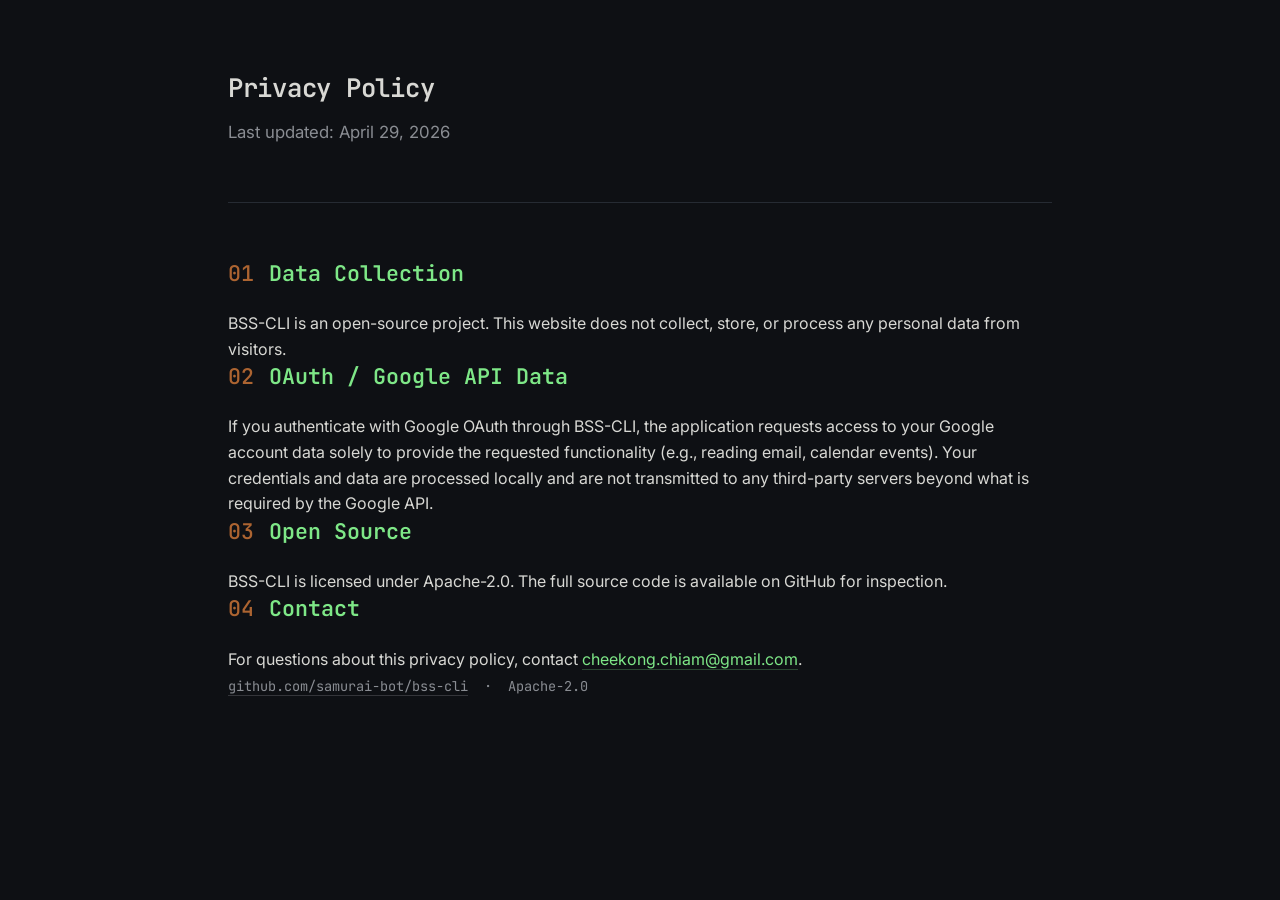
<file: privacy.html>
<!doctype html>
<html lang="en">
<head>
  <meta charset="utf-8" />
  <meta name="viewport" content="width=device-width, initial-scale=1" />
  <title>Privacy Policy — BSS-CLI</title>
  <link rel="preconnect" href="https://fonts.googleapis.com" />
  <link rel="preconnect" href="https://fonts.gstatic.com" crossorigin />
  <link rel="stylesheet" href="https://fonts.googleapis.com/css2?family=Inter:wght@400;500;600&family=JetBrains+Mono:wght@400;500;700&display=swap" />
  <link rel="stylesheet" href="style.css" />
</head>
<body>
  <main class="page">
    <header class="site-header">
      <div class="title-row">
        <h1 class="project-name">Privacy Policy</h1>
      </div>
      <p class="tagline">Last updated: April 29, 2026</p>
    </header>

    <hr class="rule" />

    <section>
      <h2>Data Collection</h2>
      <p>BSS-CLI is an open-source project. This website does not collect, store, or process any personal data from visitors.</p>
    </section>

    <section>
      <h2>OAuth / Google API Data</h2>
      <p>If you authenticate with Google OAuth through BSS-CLI, the application requests access to your Google account data solely to provide the requested functionality (e.g., reading email, calendar events). Your credentials and data are processed locally and are not transmitted to any third-party servers beyond what is required by the Google API.</p>
    </section>

    <section>
      <h2>Open Source</h2>
      <p>BSS-CLI is licensed under Apache-2.0. The full source code is available on GitHub for inspection.</p>
    </section>

    <section>
      <h2>Contact</h2>
      <p>For questions about this privacy policy, contact <a href="mailto:cheekong.chiam@gmail.com">cheekong.chiam@gmail.com</a>.</p>
    </section>

    <footer class="site-footer">
      <p>
        <a href="https://github.com/samurai-bot/bss-cli">github.com/samurai-bot/bss-cli</a>
        &nbsp;·&nbsp; Apache-2.0
      </p>
    </footer>
  </main>
</body>
</html>
</file>
<file: style.css>
/* ─────────────────────────────────────────────────────────────
   BSS-CLI — portfolio site stylesheet
   Single column, long-form, dark by default. Quiet and technical.
   ───────────────────────────────────────────────────────────── */

/* ── Tokens ─────────────────────────────────────────────────── */
:root {
  --bg:         #0e1014;
  --surface:    #161a20;
  --border:     #262b33;
  --text:       #d8d8d4;
  --muted:      #8a8d93;
  --accent:     #7ee787;  /* phosphor green */
  --accent-2:   #f0883e;  /* used sparingly */
  --link-hover: #a8f0af;

  --font-body: 'Inter', system-ui, -apple-system, Segoe UI, Roboto, sans-serif;
  --font-mono: 'JetBrains Mono', ui-monospace, SFMono-Regular, Menlo, Consolas, monospace;

  --content-w:  880px;
  --radius:     6px;
}

/* ── Reset-ish ──────────────────────────────────────────────── */
*,
*::before,
*::after { box-sizing: border-box; }

html { -webkit-text-size-adjust: 100%; }

body {
  margin: 0;
  background: var(--bg);
  color: var(--text);
  font-family: var(--font-body);
  font-size: 16px;
  line-height: 1.6;
  -webkit-font-smoothing: antialiased;
  text-rendering: optimizeLegibility;
}

img { max-width: 100%; height: auto; display: block; }

/* ── Page frame ─────────────────────────────────────────────── */
.page {
  max-width: var(--content-w);
  margin: 0 auto;
  padding: 72px 28px 96px;
  counter-reset: section;        /* for numbered h2 headings */
  animation: fade-in-page 520ms ease-out both;
}

@keyframes fade-in-page {
  from { opacity: 0; transform: translateY(6px); }
  to   { opacity: 1; transform: translateY(0); }
}

@media (max-width: 560px) {
  .page { padding: 48px 20px 64px; }
}

/* ── Headings ───────────────────────────────────────────────── */
h1, h2, h3 {
  font-family: var(--font-mono);
  color: var(--accent);
  letter-spacing: 0;
  line-height: 1.3;
  font-weight: 600;
}

h2 {
  font-size: 1.35rem;
  margin: 0 0 24px;
}

/* Numbered section prefix: 01, 02, 03 … rendered in quiet orange */
section { counter-increment: section; }
section > h2::before {
  content: counter(section, decimal-leading-zero);
  color: var(--accent-2);
  opacity: 0.7;
  margin-right: 14px;
  font-weight: 500;
  letter-spacing: 0.02em;
}

h3 {
  font-size: 1rem;
  margin: 32px 0 8px;
  color: var(--text);
}

/* ── Links ──────────────────────────────────────────────────── */
a {
  color: var(--accent);
  text-decoration: none;
  border-bottom: 1px solid rgba(126, 231, 135, 0.25);
  transition: color 120ms ease, border-color 120ms ease;
}
a:hover,
a:focus-visible {
  color: var(--link-hover);
  border-bottom-color: var(--link-hover);
}
a:focus-visible { outline: 2px solid var(--accent); outline-offset: 3px; border-radius: 2px; }

/* ── Inline code ────────────────────────────────────────────── */
code {
  font-family: var(--font-mono);
  font-size: 0.92em;
  background: var(--surface);
  border: 1px solid var(--border);
  padding: 1px 6px;
  border-radius: 4px;
  color: var(--text);
}

/* ── Rules between sections ─────────────────────────────────── */
.rule {
  border: 0;
  border-top: 1px solid var(--border);
  margin: 56px 0;
}

/* ── Section spacing ────────────────────────────────────────── */
section p { margin: 0 0 16px; }
section p:last-child { margin-bottom: 0; }

/* ── Header ─────────────────────────────────────────────────── */
.site-header { margin-bottom: 8px; }

/* ASCII block-letter banner (decorative, aria-hidden) */
.banner {
  font-family: var(--font-mono);
  color: var(--accent);
  font-size: clamp(0.46rem, 1.55vw, 0.78rem);
  line-height: 1.05;
  letter-spacing: -0.02em;
  margin: 0 0 28px;
  padding: 0;
  background: transparent;
  border: 0;
  white-space: pre;
  overflow-x: auto;
  text-shadow: 0 0 12px rgba(126, 231, 135, 0.32);
}

.title-row {
  display: flex;
  align-items: baseline;
  gap: 14px;
  flex-wrap: wrap;
}

.project-name {
  font-family: var(--font-mono);
  color: var(--text);
  font-size: 1.6rem;
  margin: 0;
  letter-spacing: -0.01em;
  display: inline-flex;
  align-items: baseline;
  gap: 10px;
}

.prompt-sigil {
  color: var(--accent);
  opacity: 0.8;
  font-weight: 500;
}

/* Blinking terminal cursor after the project name */
.cursor {
  display: inline-block;
  width: 0.55em;
  height: 1em;
  margin-left: 4px;
  background: var(--accent);
  vertical-align: -0.12em;
  box-shadow: 0 0 10px rgba(126, 231, 135, 0.55);
  animation: cursor-blink 1.1s steps(2) infinite;
}
@keyframes cursor-blink {
  0%, 100% { opacity: 1; }
  50%      { opacity: 0; }
}

.version-pill {
  font-family: var(--font-mono);
  font-size: 0.78rem;
  padding: 3px 9px;
  border: 1px solid var(--accent-2);
  color: var(--accent-2);
  border-radius: 999px;
  line-height: 1.2;
  white-space: nowrap;
}

.tagline {
  color: var(--muted);
  font-size: 1.05rem;
  margin: 14px 0 16px;
  max-width: 60ch;
}

.repo-url {
  font-family: var(--font-mono);
  font-size: 1rem;
  margin: 0 0 22px;
  word-break: break-all;
}
.repo-url a {
  color: var(--accent);
  border-bottom: 1px solid rgba(126, 231, 135, 0.4);
  padding-bottom: 1px;
}
.repo-url a::before {
  content: '→ ';
  color: var(--muted);
  margin-right: 2px;
}

.header-nav {
  display: flex;
  gap: 10px;
  flex-wrap: wrap;
}

.ghost-button {
  font-family: var(--font-mono);
  font-size: 0.85rem;
  color: var(--text);
  border: 1px solid var(--border);
  border-bottom: 1px solid var(--border); /* neutralise link underline */
  background: transparent;
  padding: 6px 14px;
  border-radius: var(--radius);
  transition: border-color 120ms ease, color 120ms ease, background 120ms ease;
}
.ghost-button:hover,
.ghost-button:focus-visible {
  color: var(--accent);
  border-color: var(--accent);
  background: rgba(126, 231, 135, 0.04);
}

/* ── Plain ordered list (the "three things at once") ────────── */
.plain-list {
  margin: 12px 0 0;
  padding-left: 1.4em;
}
.plain-list li { margin: 6px 0; }

/* ── The seven principles ───────────────────────────────────── */
.principles {
  list-style: none;
  padding: 0;
  margin: 24px 0 0;
  counter-reset: principle;
  display: grid;
  gap: 18px;
}
.principles li {
  display: grid;
  grid-template-columns: 44px 1fr;
  gap: 16px;
  align-items: start;
}
.principle-num {
  font-family: var(--font-mono);
  color: var(--accent-2);
  font-size: 1.35rem;
  font-weight: 700;
  line-height: 1.3;
  text-align: right;
  padding-top: 1px;
}
.principles strong {
  color: var(--text);
  font-weight: 600;
}
.principles li > div { max-width: 62ch; }

@media (max-width: 560px) {
  .principles li { grid-template-columns: 28px 1fr; gap: 12px; }
  .principle-num { font-size: 1.1rem; }
}

/* ── ASCII / code blocks ────────────────────────────────────── */
.ascii-block {
  font-family: var(--font-mono);
  font-size: 0.82rem;
  line-height: 1.4;
  background: var(--surface);
  border: 1px solid var(--border);
  padding: 16px 20px;
  border-radius: var(--radius);
  color: var(--text);
  margin: 20px 0 0;
  overflow-x: auto;      /* wide diagrams scroll, never wrap */
  white-space: pre;      /* preserve ASCII art exactly */
  tab-size: 4;
}

/* ── Callout (e.g. "demo only" note on portals) ─────────────── */
.callout {
  background: var(--surface);
  border: 1px solid var(--border);
  border-left: 3px solid var(--accent-2);
  padding: 14px 18px;
  border-radius: var(--radius);
  color: var(--text);
  font-size: 0.96rem;
}
.callout strong { color: var(--accent-2); }

/* ── Figures (images) ───────────────────────────────────────── */
.feature-figure,
.portal-figure {
  margin: 0 0 24px;
}

.feature-figure img,
.portal-figure img {
  border: 1px solid var(--border);
  border-radius: var(--radius);
  width: 100%;
}

.feature-figure {
  margin: 8px 0 32px;
}

figcaption {
  font-family: var(--font-body);
  font-style: italic;
  font-size: 0.9rem;
  color: var(--muted);
  margin-top: 10px;
  line-height: 1.5;
}

/* Side-by-side feature pair (trace + Jaeger) ─ stacks on narrow */
.pair {
  display: grid;
  gap: 20px;
  grid-template-columns: 1fr 1fr;
  margin: 8px 0 4px;
}
.pair .feature-figure { margin: 0; }

@media (max-width: 720px) {
  .pair { grid-template-columns: 1fr; }
}

.pair-caption {
  color: var(--muted);
  font-size: 0.95rem;
  margin: 8px 0 20px !important;
}

/* ── What's shipped (numbers) ───────────────────────────────── */
.numbers {
  display: grid;
  grid-template-columns: repeat(2, minmax(0, 1fr));
  gap: 14px 32px;
  margin: 0;
}
.numbers > div {
  display: flex;
  flex-direction: column;
  gap: 2px;
  padding: 12px 0;
  border-top: 1px solid var(--border);
}
.numbers > div { padding: 16px 0; }
.numbers dt {
  font-family: var(--font-mono);
  font-size: 0.78rem;
  color: var(--muted);
  text-transform: lowercase;
  letter-spacing: 0.02em;
}
.numbers dd {
  margin: 0;
  font-family: var(--font-mono);
  font-size: 1.55rem;
  font-weight: 500;
  line-height: 1.25;
  color: var(--accent);
  text-shadow: 0 0 14px rgba(126, 231, 135, 0.18);
}

@media (max-width: 560px) {
  .numbers { grid-template-columns: 1fr; gap: 0; }
}

/* ── Tech stack tags ────────────────────────────────────────── */
.tag-list {
  display: flex;
  flex-wrap: wrap;
  gap: 8px;
  margin: 0;
}
.tag {
  font-family: var(--font-mono);
  font-size: 0.82rem;
  padding: 4px 10px;
  background: var(--surface);
  border: 1px solid var(--border);
  border-radius: var(--radius);
  color: var(--text);
  line-height: 1.4;
  white-space: nowrap;
  transition: border-color 160ms ease, color 160ms ease, transform 160ms ease;
}
.tag:hover {
  border-color: var(--accent);
  color: var(--accent);
  transform: translateY(-1px);
}

/* Principle hover — nudge the number into the green */
.principles li .principle-num { transition: color 160ms ease, text-shadow 160ms ease; }
.principles li:hover .principle-num {
  color: var(--accent);
  text-shadow: 0 0 12px rgba(126, 231, 135, 0.45);
}

/* ── Versions timeline ──────────────────────────────────────── */
/* v0.20.1 — show the top 5 entries by default, scroll for the rest.
   The history grew to 20+ entries and dominated the page; capping the
   visible window keeps the recent releases above the fold while
   leaving the full chronology one scroll away. The fade at the bottom
   hints at more content; ``tabindex="0"`` on the wrapper makes the
   scroll area keyboard-focusable. */
.timeline-window {
  position: relative;
  max-height: 26rem;
  overflow-y: auto;
  padding-right: 8px;
  /* Fade-out mask hints there's more below the visible cut. Falls
     back to a hard edge in browsers without mask support. */
  mask-image: linear-gradient(to bottom, #000 calc(100% - 32px), transparent 100%);
  -webkit-mask-image: linear-gradient(to bottom, #000 calc(100% - 32px), transparent 100%);
}
.timeline-window:focus-visible {
  outline: 2px solid var(--accent);
  outline-offset: 4px;
  border-radius: 4px;
}
/* Keep the scrollbar subtle but visible. */
.timeline-window::-webkit-scrollbar { width: 6px; }
.timeline-window::-webkit-scrollbar-track { background: transparent; }
.timeline-window::-webkit-scrollbar-thumb {
  background: var(--border);
  border-radius: 3px;
}
.timeline-window::-webkit-scrollbar-thumb:hover { background: var(--muted); }
.timeline-window {
  scrollbar-width: thin;
  scrollbar-color: var(--border) transparent;
}

.timeline {
  list-style: none;
  margin: 0;
  padding: 0;
  display: grid;
  gap: 0;
}
.timeline li {
  display: grid;
  grid-template-columns: 70px 1fr;
  gap: 18px;
  padding: 14px 0;
  border-top: 1px solid var(--border);
  align-items: baseline;
}
.timeline li:first-child { border-top: none; }
.timeline li:last-child { border-bottom: 1px solid var(--border); }
.timeline .ver {
  font-family: var(--font-mono);
  color: var(--accent);
  font-size: 0.95rem;
}

@media (max-width: 560px) {
  .timeline li { grid-template-columns: 56px 1fr; gap: 12px; }
  .timeline-window { max-height: 24rem; }
}

/* ── Footer ─────────────────────────────────────────────────── */
.site-footer {
  color: var(--muted);
  font-family: var(--font-mono);
  font-size: 0.85rem;
  text-align: left;
}
.site-footer p { margin: 4px 0; }
.site-footer a { color: var(--muted); border-bottom-color: rgba(138, 141, 147, 0.3); }
.site-footer a:hover,
.site-footer a:focus-visible {
  color: var(--accent);
  border-bottom-color: var(--accent);
}
.footer-note { opacity: 0.75; }

/* ── Selection ──────────────────────────────────────────────── */
::selection {
  background: rgba(126, 231, 135, 0.25);
  color: var(--text);
}

/* ── Respect reduced motion preferences ─────────────────────── */
@media (prefers-reduced-motion: reduce) {
  .page   { animation: none; }
  .cursor { animation: none; }
  .tag,
  .principles li .principle-num { transition: none; }
}
</file>
